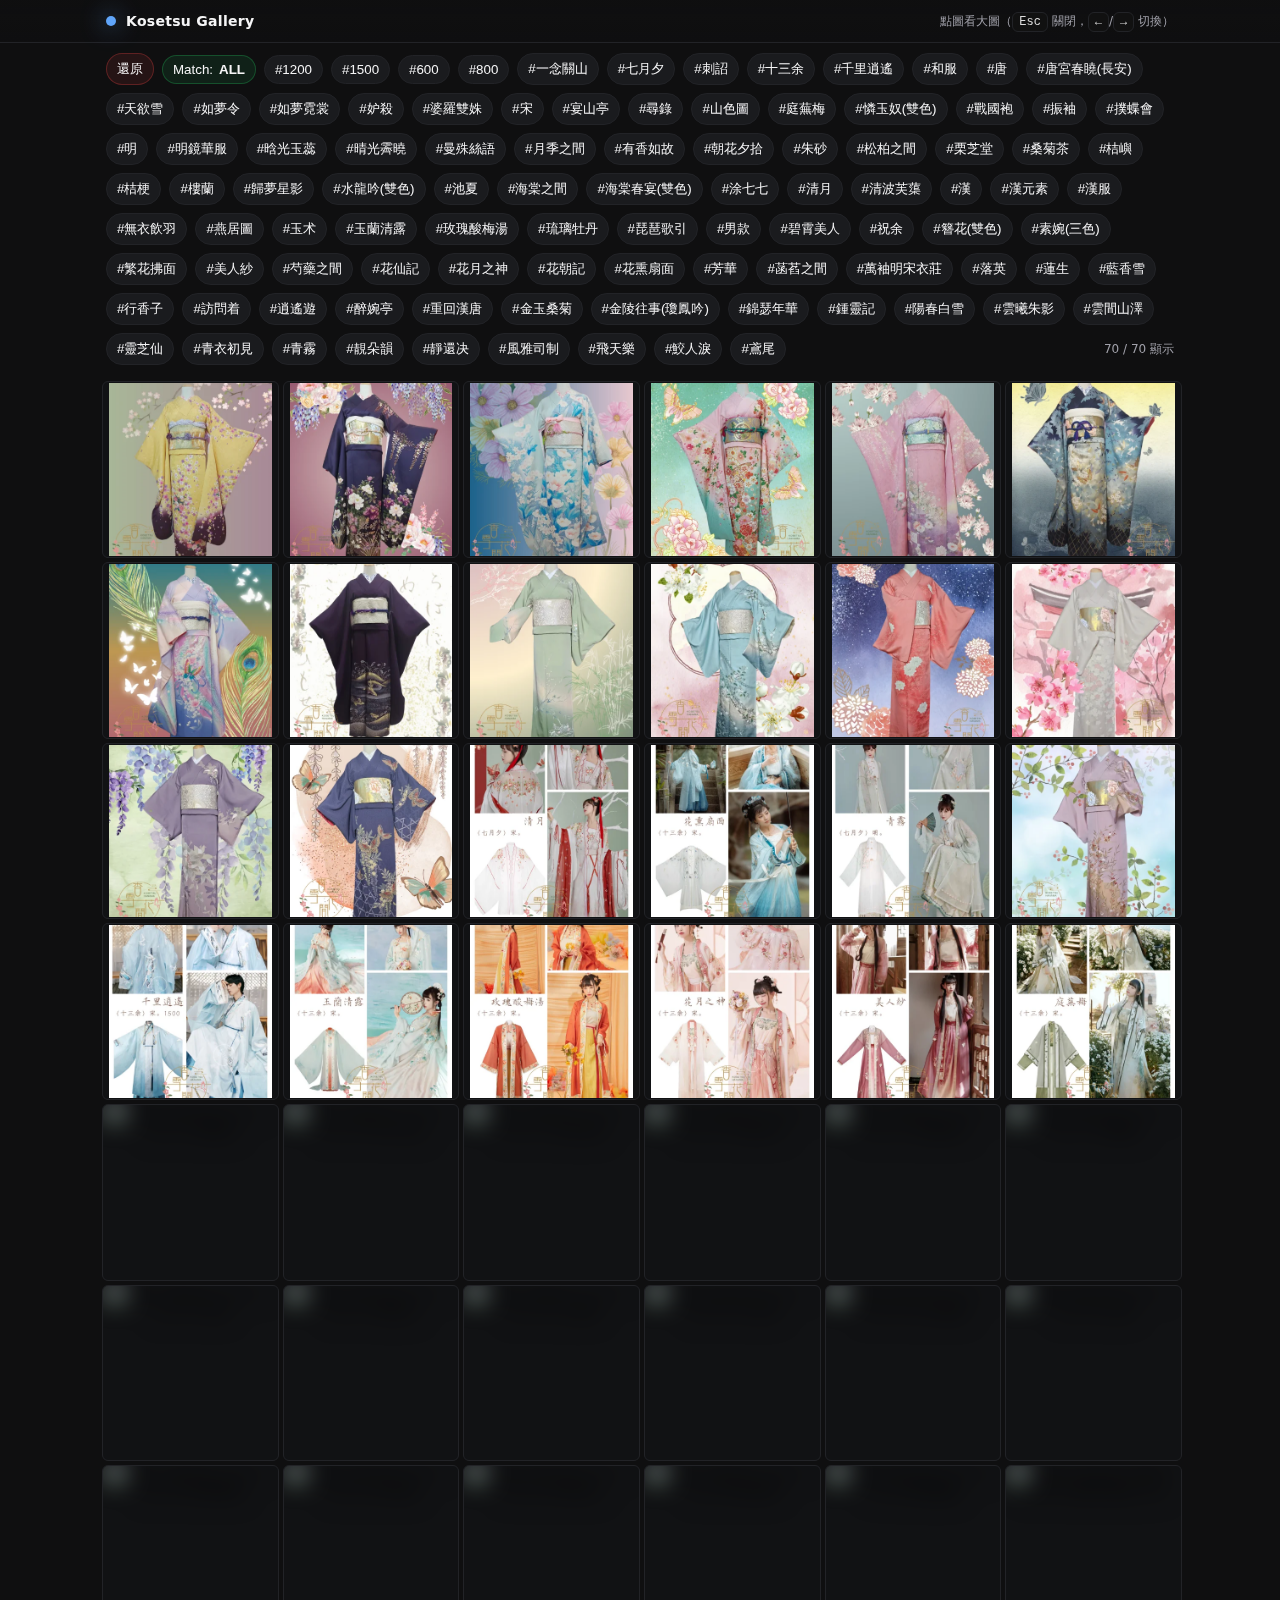
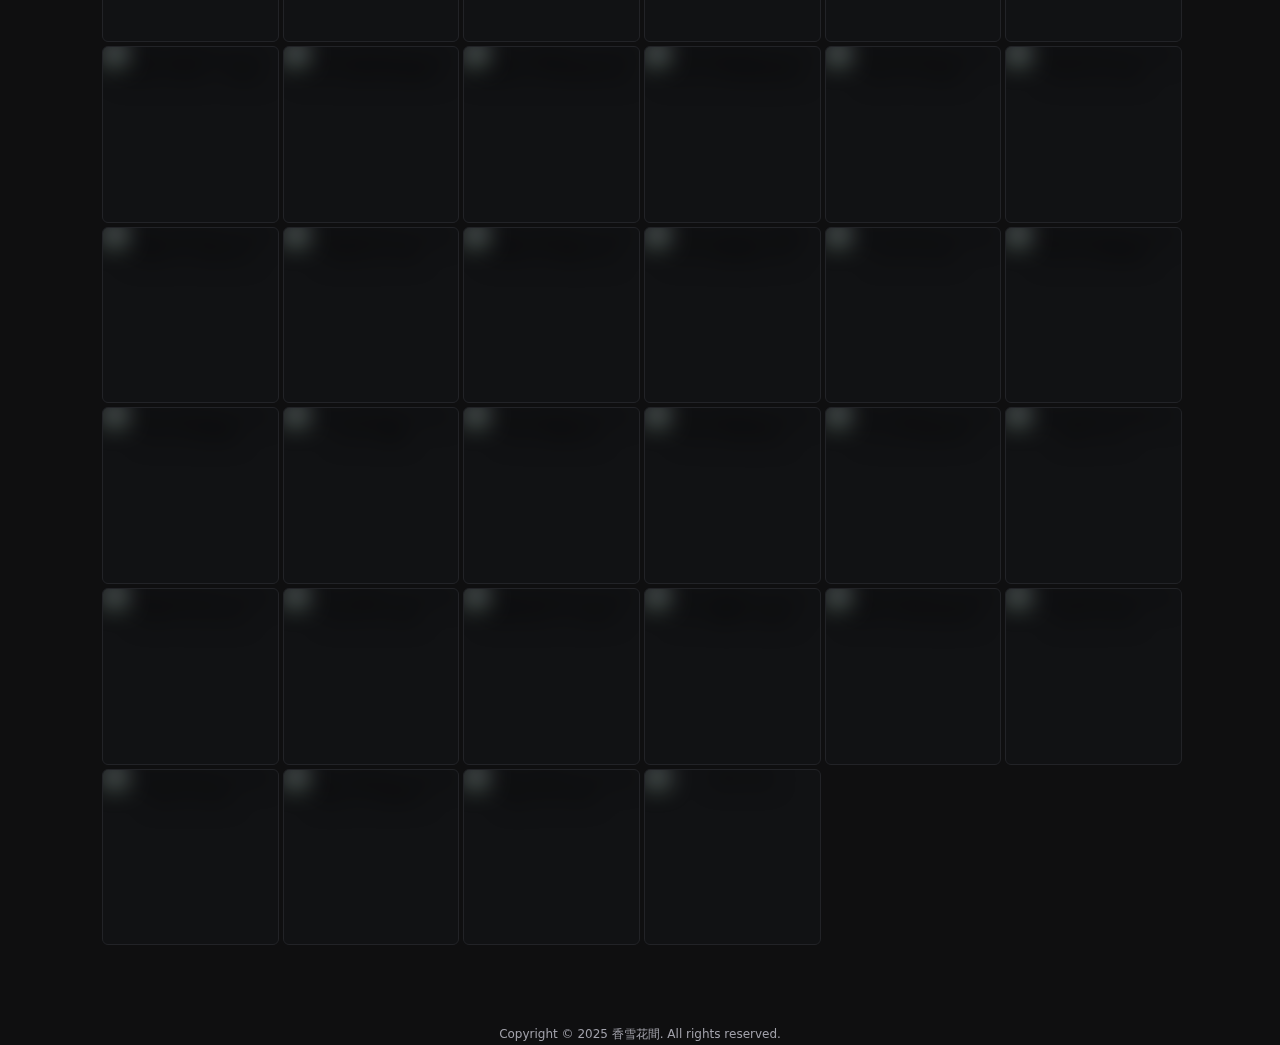
<file: index.html>
<!DOCTYPE html>
<html lang="zh-Hant">
<head>
  <meta charset="utf-8" />
  <meta name="viewport" content="width=device-width, initial-scale=1" />
  <title>Kosetsu Gallery</title>
  <meta name="description" content="A single-file, IG-style image gallery with multi-tag filtering, lazy-loading, and a floating lightbox. Perfect for GitHub Pages."/>

  <style>
    :root{
      --bg:#0f0f10;
      --card:#111214;
      --muted:#a1a1aa;
      --text:#f5f5f6;
      --chip:#1a1b1e;
      --chip-active:#2563eb;
      --accent:#60a5fa;
      --border:#222327;
      --shadow: 0 6px 24px rgba(0,0,0,.35);
    }
    *{box-sizing:border-box}
    html,body{height:100%}
    body{
      margin:0;
      background:var(--bg);
      color:var(--text);
      font:14px/1.6 system-ui, -apple-system, "Segoe UI", Roboto, "Helvetica Neue", Arial, "Noto Sans", "Apple Color Emoji","Segoe UI Emoji";
    }

    /* Top bar (simple IG-ish) */
    .topbar{
      position:sticky; top:0; z-index:50;
      background:linear-gradient(to bottom, rgba(15,15,16,.9), rgba(15,15,16,.8));
      backdrop-filter:saturate(160%) blur(6px);
      border-bottom:1px solid var(--border);
    }
    .topbar-inner{
      max-width:1100px; margin:0 auto; padding:10px 16px;
      display:flex; align-items:center; gap:12px; justify-content:space-between;
    }
    .brand{
      display:flex; align-items:center; gap:10px; font-weight:700;
      letter-spacing:.3px;
    }
    .brand .dot{ width:10px; height:10px; border-radius:999px; background:var(--accent); box-shadow:0 0 24px rgba(96,165,250,.9);}
    .hint{ color:var(--muted); font-size:12px }
    
    /* Controls */
    .controls{
      max-width:1100px; margin:10px auto 0; padding:0 16px 10px;
      display:flex; flex-wrap:wrap; gap:8px; align-items:center;
    }
    .chip{
      user-select:none; cursor:pointer; border:1px solid var(--border); background:var(--chip); color:var(--text);
      padding:6px 10px; border-radius:999px; transition:transform .06s ease, background .15s ease;
      display:inline-flex; align-items:center; gap:6px; white-space:nowrap;
    }
    .chip:hover{ transform:translateY(-1px) }
    .chip.active{ background:var(--chip-active); border-color:transparent }
    .chip[aria-pressed="true"]{ background:var(--chip-active) }
    .chip .x{ font-weight:700; opacity:.85 }
    .chip.reset{ background:#ef44441a; border-color:#ef44444a }
    .chip.mode{ background:#22c55e1a; border-color:#22c55e4a }
    .spacer{ flex:1 1 auto }
    .count{ color:var(--muted); font-size:12px}

    /* Grid */
    .grid{
      max-width:1100px; margin:6px auto 80px; padding:0 8px 0 12px; /* optical */
      display:grid; gap:4px;
      grid-template-columns:repeat(3, 1fr);
    }
    @media(min-width:640px){ .grid{ grid-template-columns:repeat(4, 1fr);} }
    @media(min-width:1024px){ .grid{ grid-template-columns:repeat(6, 1fr);} }

    .card{
      position:relative; background:var(--card); border-radius:6px; overflow:hidden;
      aspect-ratio:1/1; border:1px solid var(--border);
    }
    .card img{
      width:100%; height:100%; object-fit:cover; display:block; filter:blur(12px); transform:scale(1.02);
      transition:filter .35s ease, transform .4s ease;
    }
    .card img.ready{ filter:blur(0); transform:scale(1); }
    .card .overlay{
      position:absolute; inset:0; display:flex; align-items:center; justify-content:center;
      background:linear-gradient(to bottom, rgba(0,0,0,.0), rgba(0,0,0,.35));
      opacity:0; transition:opacity .2s ease;
      font-weight:600; letter-spacing:.3px;
    }
    .card:hover .overlay{ opacity:1 }

    /* Lightbox (floating overlay, no page change) */
    .lightbox{
      position:fixed; inset:0; z-index:100;
      display:none; align-items:center; justify-content:center;
      padding:24px;
      background:rgba(0,0,0,.75);
    }
    .lightbox.open{ display:flex; }
    .lb-inner{ position:relative; max-width:min(92vw, 1200px); max-height:86vh; display:flex; align-items:center; justify-content:center; }
    .lb-img{ max-width:100%; max-height:86vh; border-radius:10px; box-shadow:var(--shadow); border:1px solid var(--border); background:#0b0b0c; }
    .lb-info{
      position:absolute;
      left:50%;
      transform:translateX(-50%);
      bottom:8px;
      min-width:180px;
      background:rgba(17,17,18,.92);
      color:var(--muted);
      font-size:15px;
      border-radius:8px;
      padding:8px 16px 6px 16px;
      box-shadow:0 2px 12px rgba(0,0,0,.18);
      pointer-events:none;
      z-index:10;
      text-align:center;
    }
    .lb-close, .lb-prev, .lb-next{
      position:absolute; top:50%; transform:translateY(-50%);
      background:rgba(17,17,18,.9); border:1px solid var(--border);
      color:var(--text); padding:10px 12px; border-radius:10px; cursor:pointer; user-select:none;
    }
    .lb-close{ top:-10px; right:-10px; transform:none; font-size:20px; padding:8px 10px; border-radius:999px; }
    .lb-prev{ left:-46px } .lb-next{ right:-46px }
    @media(max-width:640px){ .lb-prev{ left:4px } .lb-next{ right:4px } }

    .kbd{
      font:12px/1.2 ui-monospace, SFMono-Regular, Menlo, Monaco, Consolas, "Liberation Mono", "Courier New", monospace;
      background:#111; border:1px solid var(--border); padding:2px 6px; border-radius:6px; color:#ddd;
    }

    /* Footer note */
    footer{ max-width:1100px; margin:20px auto 60px; padding:0 16px; color:var(--muted); font-size:12px; text-align: center; }
    a{ color:var(--accent); text-decoration:none }
    a:hover{ text-decoration:underline }
  </style>
</head>
<body>
  <header class="topbar">
    <div class="topbar-inner">
      <div class="brand">
        <span class="dot" aria-hidden="true"></span>
        <span>Kosetsu Gallery</span>
      </div>
      <div class="hint">
        點圖看大圖（<span class="kbd">Esc</span> 關閉，<span class="kbd">←</span>/<span class="kbd">→</span> 切換）
      </div>
    </div>
  </header>

  <section class="controls" id="controls">
    <!-- Tags (auto-generated) -->
    <button class="chip reset" id="resetBtn" title="清除所有篩選">還原</button>
    <button class="chip mode" id="modeBtn" title="切換 ALL / ANY 篩選模式">Match: <strong id="modeLabel">ALL</strong></button>
    <span class="spacer" aria-hidden="true"></span>
    <div class="count"><span id="shownCount">0</span> / <span id="totalCount">0</span> 顯示</div>
  </section>

  <main class="grid" id="grid" aria-live="polite"></main>

  <footer>
    <p>Copyright © 2025 香雪花間. All rights reserved.</p>
  </footer>

  <script>
    /* ======== 1) 你的圖片清單（示例） ========
       - thumb: 清單頁顯示的縮圖
       - full : 點擊後顯示的大圖（若沒有可與 thumb 相同）
       - tags : 多個字串標籤，用於篩選
       TODO: 換成你的實際檔案路徑
    */
    const dataString = `[{"thumb":"./images/thumbs/87ac5125-2a94-4d63-9ae4-0fc179ed0594.webp","full":"./images/full/87ac5125-2a94-4d63-9ae4-0fc179ed0594.png","tags":["和服","振袖"],"alt":""},{"thumb":"./images/thumbs/867cdbbc-9737-44f7-afef-ace0506eaa5d.webp","full":"./images/full/867cdbbc-9737-44f7-afef-ace0506eaa5d.png","tags":["和服","振袖"],"alt":""},{"thumb":"./images/thumbs/1de0e192-17cc-41d9-b746-f68d3a06add4.webp","full":"./images/full/1de0e192-17cc-41d9-b746-f68d3a06add4.png","tags":["和服","振袖"],"alt":""},{"thumb":"./images/thumbs/4afa9785-1545-44da-8a03-d400ee32c1b4.webp","full":"./images/full/4afa9785-1545-44da-8a03-d400ee32c1b4.png","tags":["和服","振袖"],"alt":""},{"thumb":"./images/thumbs/6441621a-b020-49fd-9287-2c237b6da7cb.webp","full":"./images/full/6441621a-b020-49fd-9287-2c237b6da7cb.png","tags":["和服","振袖"],"alt":""},{"thumb":"./images/thumbs/1cdcab65-940a-40a7-8557-acee8b8a8aae.webp","full":"./images/full/1cdcab65-940a-40a7-8557-acee8b8a8aae.png","tags":["和服","振袖"],"alt":""},{"thumb":"./images/thumbs/e0212b9b-4ea1-4dfe-9e03-f229d995f3c8.webp","full":"./images/full/e0212b9b-4ea1-4dfe-9e03-f229d995f3c8.png","tags":["和服","振袖"],"alt":""},{"thumb":"./images/thumbs/156e7fbf-316f-40f5-aa36-e8f213d3d62e.webp","full":"./images/full/156e7fbf-316f-40f5-aa36-e8f213d3d62e.png","tags":["和服","振袖"],"alt":""},{"thumb":"./images/thumbs/a4ebb920-f0c3-4d98-a8c0-9370ce5b8555.webp","full":"./images/full/a4ebb920-f0c3-4d98-a8c0-9370ce5b8555.png","tags":["和服"],"alt":""},{"thumb":"./images/thumbs/4b933269-e3cc-468e-b556-f6f01c4babcb.webp","full":"./images/full/4b933269-e3cc-468e-b556-f6f01c4babcb.png","tags":["和服","訪問着"],"alt":""},{"thumb":"./images/thumbs/6801261a-50d5-43ab-b602-e52135ce5a97.webp","full":"./images/full/6801261a-50d5-43ab-b602-e52135ce5a97.png","tags":["和服","訪問着"],"alt":""},{"thumb":"./images/thumbs/43a69d1e-a7cd-49e1-95c3-b0d52762ce72.webp","full":"./images/full/43a69d1e-a7cd-49e1-95c3-b0d52762ce72.png","tags":["和服","訪問着"],"alt":""},{"thumb":"./images/thumbs/57794970-8214-4ae1-bf58-c5e383c1bab2.webp","full":"./images/full/57794970-8214-4ae1-bf58-c5e383c1bab2.png","tags":["和服","訪問着"],"alt":""},{"thumb":"./images/thumbs/9fb2c8a0-4cd2-41c8-b5fd-47629a0bf524.webp","full":"./images/full/9fb2c8a0-4cd2-41c8-b5fd-47629a0bf524.png","tags":["和服","訪問着"],"alt":""},{"thumb":"./images/thumbs/6b9eecd9-985b-4b02-a7ac-bdbd7b453b2d.webp","full":"./images/full/6b9eecd9-985b-4b02-a7ac-bdbd7b453b2d.jpg","tags":["漢服","月季之間","1200","七月夕","宋","清月"],"alt":""},{"thumb":"./images/thumbs/69e3e8fc-6153-4140-ab21-b9e5b2865f5c.webp","full":"./images/full/69e3e8fc-6153-4140-ab21-b9e5b2865f5c.png","tags":["漢服","芍藥之間","1500","十三余","宋","花熏扇面"],"alt":""},{"thumb":"./images/thumbs/e3a20681-7e24-459a-84cd-179c6de5d63d.webp","full":"./images/full/e3a20681-7e24-459a-84cd-179c6de5d63d.jpg","tags":["漢服","月季之間","1200","七月夕","明","青霧"],"alt":""},{"thumb":"./images/thumbs/bd5e551a-17ca-4444-b869-664d82cea0c9.webp","full":"./images/full/bd5e551a-17ca-4444-b869-664d82cea0c9.png","tags":["和服","訪問着"],"alt":""},{"thumb":"./images/thumbs/2900c722-413c-45ec-b03e-d052ef60b2e6.webp","full":"./images/full/2900c722-413c-45ec-b03e-d052ef60b2e6.jpg","tags":["漢服","松柏之間","1500","十三余","宋","千里逍遙","男款"],"alt":""},{"thumb":"./images/thumbs/450ca45b-7640-4bb3-aaaf-c2031ad5cd13.webp","full":"./images/full/450ca45b-7640-4bb3-aaaf-c2031ad5cd13.jpg","tags":["漢服","芍藥之間","1500","十三余","宋","玉蘭清露"],"alt":""},{"thumb":"./images/thumbs/6d015e5f-1e81-4f08-add1-38eff0493ca6.webp","full":"./images/full/6d015e5f-1e81-4f08-add1-38eff0493ca6.jpg","tags":["漢服","月季之間","1200","十三余","宋","玫瑰酸梅湯"],"alt":""},{"thumb":"./images/thumbs/ab2dc86a-6dd6-49ba-90f6-c6b0da3a282a.webp","full":"./images/full/ab2dc86a-6dd6-49ba-90f6-c6b0da3a282a.jpg","tags":["漢服","月季之間","1200","十三余","宋","花月之神"],"alt":""},{"thumb":"./images/thumbs/db6f97c8-d0a0-4dc7-bb5f-c323f024afeb.webp","full":"./images/full/db6f97c8-d0a0-4dc7-bb5f-c323f024afeb.jpg","tags":["漢服","菡萏之間","800","十三余","宋","美人紗"],"alt":""},{"thumb":"./images/thumbs/bdeb7323-f623-4296-88a5-cf5f5708ce71.webp","full":"./images/full/bdeb7323-f623-4296-88a5-cf5f5708ce71.jpg","tags":["漢服","月季之間","1200","十三余","宋","庭蕪梅"],"alt":""},{"thumb":"./images/thumbs/3c15a963-f996-4c56-ab13-cd1b000f8a74.webp","full":"./images/full/3c15a963-f996-4c56-ab13-cd1b000f8a74.jpg","tags":["漢服","菡萏之間","800","十三余","宋","桑菊茶"],"alt":""},{"thumb":"./images/thumbs/76949760-cc69-439c-a9f4-d716fa79abd2.webp","full":"./images/full/76949760-cc69-439c-a9f4-d716fa79abd2.jpg","tags":["漢服","芍藥之間","1500","十三余","宋","晗光玉蕊"],"alt":""},{"thumb":"./images/thumbs/ea2131b3-e836-4e41-8914-32e2bf78e594.webp","full":"./images/full/ea2131b3-e836-4e41-8914-32e2bf78e594.jpg","tags":["漢服","月季之間","1200","十三余","宋","清波芙蕖"],"alt":""},{"thumb":"./images/thumbs/895dfb2e-5c29-47b5-83ee-20f07c4f33a5.webp","full":"./images/full/895dfb2e-5c29-47b5-83ee-20f07c4f33a5.jpg","tags":["漢服","芍藥之間","1500","十三余","宋","琵琶歌引"],"alt":""},{"thumb":"./images/thumbs/24a51146-45f8-4957-9e5e-03b34f66ba45.webp","full":"./images/full/24a51146-45f8-4957-9e5e-03b34f66ba45.jpg","tags":["漢服","月季之間","1200","十三余","宋","雲曦朱影"],"alt":""},{"thumb":"./images/thumbs/966fc396-1c3d-4652-ad3a-49398434e17b.webp","full":"./images/full/966fc396-1c3d-4652-ad3a-49398434e17b.jpg","tags":["漢服","菡萏之間","800","十三余","宋","撲蝶會"],"alt":""},{"thumb":"./images/thumbs/06118605-7d5a-4998-bd03-cb4e49747381.webp","full":"./images/full/06118605-7d5a-4998-bd03-cb4e49747381.jpg","tags":["漢服","芍藥之間","1500","十三余","宋","蓮生"],"alt":""},{"thumb":"./images/thumbs/d83e434d-6eaa-48ab-9c59-63b4537c0baf.webp","full":"./images/full/d83e434d-6eaa-48ab-9c59-63b4537c0baf.jpg","tags":["漢服","菡萏之間","800","十三余","宋","靈芝仙"],"alt":""},{"thumb":"./images/thumbs/53009226-6c0c-4471-9048-f404dedbf2fc.webp","full":"./images/full/53009226-6c0c-4471-9048-f404dedbf2fc.jpg","tags":["漢服","月季之間","1200","十三余","明","山色圖"],"alt":""},{"thumb":"./images/thumbs/8ea15e29-fb73-469f-b551-abe878b231cd.webp","full":"./images/full/8ea15e29-fb73-469f-b551-abe878b231cd.jpg","tags":["漢服","菡萏之間","800","十三余","明","天欲雪"],"alt":""},{"thumb":"./images/thumbs/7a490875-9907-4c1b-ba2d-ac586f45de91.webp","full":"./images/full/7a490875-9907-4c1b-ba2d-ac586f45de91.jpg","tags":["漢服","菡萏之間","800","十三余","明","金玉桑菊"],"alt":""},{"thumb":"./images/thumbs/1e765cc2-740f-4cb5-b298-2ba055673b1b.webp","full":"./images/full/1e765cc2-740f-4cb5-b298-2ba055673b1b.jpg","tags":["漢服","菡萏之間","800","十三余","明","落英"],"alt":""},{"thumb":"./images/thumbs/1bddeb58-e637-4540-87bf-5838559fea71.webp","full":"./images/full/1bddeb58-e637-4540-87bf-5838559fea71.jpg","tags":["漢服","月季之間","1200","十三余","明","歸夢星影"],"alt":""},{"thumb":"./images/thumbs/655323a8-db70-4b9a-bba4-1a6b1c6df526.webp","full":"./images/full/655323a8-db70-4b9a-bba4-1a6b1c6df526.jpg","tags":["漢服","菡萏之間","800","十三余","唐","飛天樂"],"alt":""},{"thumb":"./images/thumbs/bdad3f17-c77d-4db9-88af-6de20a8a06ad.webp","full":"./images/full/bdad3f17-c77d-4db9-88af-6de20a8a06ad.jpg","tags":["漢服","菡萏之間","800","十三余","唐","碧霄美人"],"alt":""},{"thumb":"./images/thumbs/a0f8f248-c7d4-45c2-8e92-aa767c915510.webp","full":"./images/full/a0f8f248-c7d4-45c2-8e92-aa767c915510.jpg","tags":["漢服","芍藥之間","1500","十三余","漢","藍香雪"],"alt":""},{"thumb":"./images/thumbs/0a421d3d-04fc-403d-a963-eaff9f63533f.webp","full":"./images/full/0a421d3d-04fc-403d-a963-eaff9f63533f.jpg","tags":["漢服","海棠之間","600","玉术","唐","繁花拂面"],"alt":""},{"thumb":"./images/thumbs/323fc9e1-6021-457b-81cc-e0709f782a26.webp","full":"./images/full/323fc9e1-6021-457b-81cc-e0709f782a26.jpg","tags":["漢服","松柏之間","如夢霓裳","明","水龍吟(雙色)","800"],"alt":""},{"thumb":"./images/thumbs/37b1a9f8-c7a0-4c20-b6b2-d054058b21a7.webp","full":"./images/full/37b1a9f8-c7a0-4c20-b6b2-d054058b21a7.jpg","tags":["漢服","菡萏之間","800","有香如故","漢元素","一念關山"],"alt":""},{"thumb":"./images/thumbs/6d67fa43-a6ac-4da3-936a-bb2982494928.webp","full":"./images/full/6d67fa43-a6ac-4da3-936a-bb2982494928.jpg","tags":["漢服","菡萏之間","800","池夏","明","金陵往事(瓊鳳吟)"],"alt":""},{"thumb":"./images/thumbs/d84a8054-546b-408c-8559-76c4cce2dea9.webp","full":"./images/full/d84a8054-546b-408c-8559-76c4cce2dea9.jpg","tags":["漢服","芍藥之間","1500","明鏡華服","唐","唐宮春䁱(長安)"],"alt":""},{"thumb":"./images/thumbs/0e96f845-5de6-4a73-9bb7-354e1b68c698.webp","full":"./images/full/0e96f845-5de6-4a73-9bb7-354e1b68c698.jpg","tags":["漢服","海棠之間","600","花仙記","唐","海棠春宴(雙色)"],"alt":""},{"thumb":"./images/thumbs/35c1a078-abcb-4483-9b3d-a770a6750583.webp","full":"./images/full/35c1a078-abcb-4483-9b3d-a770a6750583.jpg","tags":["漢服","海棠之間","600","花朝記","明","燕居圖"],"alt":""},{"thumb":"./images/thumbs/27bf511b-3337-421a-a776-4c2b587ef0bd.webp","full":"./images/full/27bf511b-3337-421a-a776-4c2b587ef0bd.jpg","tags":["漢服","海棠之間","600","青衣初見","唐","桔梗"],"alt":""},{"thumb":"./images/thumbs/a9017b82-9d37-40c3-9c09-125f0723271d.webp","full":"./images/full/a9017b82-9d37-40c3-9c09-125f0723271d.jpg","tags":["漢服","菡萏之間","800","重回漢唐","宋","朝花夕拾"],"alt":""},{"thumb":"./images/thumbs/a82b6729-a1f9-452a-a3c7-d600ca70a442.webp","full":"./images/full/a82b6729-a1f9-452a-a3c7-d600ca70a442.jpg","tags":["漢服","海棠之間","600","重回漢唐","唐","芳華"],"alt":""},{"thumb":"./images/thumbs/4a298bf8-a2c7-4df3-8275-19775a0b1411.webp","full":"./images/full/4a298bf8-a2c7-4df3-8275-19775a0b1411.jpg","tags":["漢服","海棠之間","600","重回漢唐","唐","素婉(三色)"],"alt":""},{"thumb":"./images/thumbs/81bbee34-b070-4d0b-8d55-a08f6c3d9fcb.webp","full":"./images/full/81bbee34-b070-4d0b-8d55-a08f6c3d9fcb.jpg","tags":["漢服","松柏之間","風雅司制","宋","曼殊絲語","600"],"alt":""},{"thumb":"./images/thumbs/3102fab5-b263-41ca-b949-5512eb1c9b40.webp","full":"./images/full/3102fab5-b263-41ca-b949-5512eb1c9b40.jpg","tags":["漢服","海棠之間","600","宴山亭","唐","朱砂"],"alt":""},{"thumb":"./images/thumbs/7cfa6bdc-11b3-4a81-817d-b82669edbdae.webp","full":"./images/full/7cfa6bdc-11b3-4a81-817d-b82669edbdae.jpg","tags":["漢服","菡萏之間","800","栗芝堂","唐","婆羅雙姝"],"alt":""},{"thumb":"./images/thumbs/63721ff9-a903-43bb-a210-818816bb5181.webp","full":"./images/full/63721ff9-a903-43bb-a210-818816bb5181.jpg","tags":["漢服","海棠之間","600","桔嶼","宋","晴光霽曉"],"alt":""},{"thumb":"./images/thumbs/4ef792c9-5b0a-4706-ab76-54210b289f60.webp","full":"./images/full/4ef792c9-5b0a-4706-ab76-54210b289f60.jpg","tags":["漢服","海棠之間","600","桔嶼","明","樓蘭"],"alt":""},{"thumb":"./images/thumbs/248dc104-7411-4b49-a26b-770330df874d.webp","full":"./images/full/248dc104-7411-4b49-a26b-770330df874d.jpg","tags":["漢服","海棠之間","600","桔嶼","唐","陽春白雪"],"alt":""},{"thumb":"./images/thumbs/e8c9f9ad-94df-405f-a286-11a737f5f8ac.webp","full":"./images/full/e8c9f9ad-94df-405f-a286-11a737f5f8ac.jpg","tags":["漢服","海棠之間","600","桔嶼","唐","簪花(雙色)"],"alt":""},{"thumb":"./images/thumbs/14a5e466-af1d-4ead-b1b0-65068097e96b.webp","full":"./images/full/14a5e466-af1d-4ead-b1b0-65068097e96b.jpg","tags":["漢服","芍藥之間","1500","涂七七","唐","錦瑟年華"],"alt":""},{"thumb":"./images/thumbs/e0930625-0c11-48e6-9efb-8965a94eceda.webp","full":"./images/full/e0930625-0c11-48e6-9efb-8965a94eceda.jpg","tags":["漢服","松柏之間","尋錄","明","刺詔","1200"],"alt":""},{"thumb":"./images/thumbs/83f59e34-05cf-46ae-aa5a-36bba6ef8dd1.webp","full":"./images/full/83f59e34-05cf-46ae-aa5a-36bba6ef8dd1.jpg","tags":["漢服","菡萏之間","800","無衣飲羽","唐","鮫人淚"],"alt":""},{"thumb":"./images/thumbs/b49baaaf-991e-46f3-9133-56f7ff1c3859.webp","full":"./images/full/b49baaaf-991e-46f3-9133-56f7ff1c3859.jpg","tags":["漢服","芍藥之間","1500","雲間山澤","唐","鳶尾"],"alt":""},{"thumb":"./images/thumbs/6d99c2cb-5740-42bf-b26f-c56ef5d5f605.webp","full":"./images/full/6d99c2cb-5740-42bf-b26f-c56ef5d5f605.jpg","tags":["漢服","菡萏之間","800","萬袖明宋衣莊","宋","如夢令"],"alt":""},{"thumb":"./images/thumbs/bb42fc4a-a563-4422-bfc4-6d13be5faa72.webp","full":"./images/full/bb42fc4a-a563-4422-bfc4-6d13be5faa72.jpg","tags":["漢服","月季之間","1200","七月夕","戰國袍","逍遙遊"],"alt":""},{"thumb":"./images/thumbs/b307c711-841b-4a87-b708-18d8a43ca77c.webp","full":"./images/full/b307c711-841b-4a87-b708-18d8a43ca77c.jpg","tags":["漢服","海棠之間","600","醉婉亭","唐","憐玉奴(雙色)"],"alt":""},{"thumb":"./images/thumbs/f9bb3732-b647-4836-abf8-f672a2979e09.webp","full":"./images/full/f9bb3732-b647-4836-abf8-f672a2979e09.jpg","tags":["漢服","海棠之間","600","靚朵韻","唐","妒殺"],"alt":""},{"thumb":"./images/thumbs/daebe82b-8b1e-4e6f-8440-4b8de40d5792.webp","full":"./images/full/daebe82b-8b1e-4e6f-8440-4b8de40d5792.jpg","tags":["漢服","海棠之間","600","靜還决","漢","祝余"],"alt":""},{"thumb":"./images/thumbs/65df7bc6-21aa-4326-be00-41db53994427.webp","full":"./images/full/65df7bc6-21aa-4326-be00-41db53994427.jpg","tags":["漢服","芍藥之間","1500","鍾靈記","宋","琉璃牡丹"],"alt":""},{"thumb":"./images/thumbs/6d17c05d-fc99-464d-9482-4034c690d698.webp","full":"./images/full/6d17c05d-fc99-464d-9482-4034c690d698.jpg","tags":["漢服","芍藥之間","1500","鍾靈記","明","行香子"],"alt":""},{"thumb":"./images/thumbs/fff2857e-b7b3-4320-8459-9efb4add0305.webp","full":"./images/full/fff2857e-b7b3-4320-8459-9efb4add0305.png","tags":["和服","振袖"],"alt":""}]`;
    const IMAGES = JSON.parse(dataString);

    /* ======== 2) 衍生所有標籤，建立篩選器 ======== */
    const allTags = Array.from(
      IMAGES.reduce((set, img) => { (img.tags||[]).forEach(t => set.add(t)); return set; }, new Set())
    ).sort((a,b)=> a.localeCompare(b));
    const selected = new Set();           // 當前選取的 tags
    let matchAll = true;                  // true=ALL(且), false=ANY(或)

    const grid = document.getElementById('grid');
    const controls = document.getElementById('controls');
    const resetBtn = document.getElementById('resetBtn');
    const modeBtn  = document.getElementById('modeBtn');
    const modeLabel= document.getElementById('modeLabel');
    const shownCountEl = document.getElementById('shownCount');
    const totalCountEl = document.getElementById('totalCount');

    function makeChip(tag){
      const btn = document.createElement('button');
      btn.className='chip';
      btn.type='button';
      btn.textContent = `#${tag}`;
      btn.setAttribute('aria-pressed','false');
      btn.dataset.tag=tag;
      btn.addEventListener('click', ()=>{
        if(selected.has(tag)){ selected.delete(tag); btn.setAttribute('aria-pressed','false'); btn.classList.remove('active');}
        else { selected.add(tag); btn.setAttribute('aria-pressed','true'); btn.classList.add('active');}
        updateFilter();
      });
      return btn;
    }

    // 插入 tags chips（reset/mode 按鈕右邊）
    const frag = document.createDocumentFragment();
    allTags.forEach(t => frag.appendChild(makeChip(t)));
    controls.insertBefore(frag, controls.querySelector('.spacer'));

    // 切換 ALL/ANY 模式
    modeBtn.addEventListener('click', ()=>{
      matchAll = !matchAll;
      modeLabel.textContent = matchAll ? 'ALL' : 'ANY';
      updateFilter();
    });

    // 還原
    resetBtn.addEventListener('click', ()=>{
      selected.clear();
      document.querySelectorAll('.chip[aria-pressed]').forEach(el => { el.setAttribute('aria-pressed','false'); el.classList.remove('active'); });
      if(!matchAll){ matchAll=true; modeLabel.textContent='ALL'; }
      updateFilter();
    });

    /* ======== 3) 建立卡片（IG-style 方形） ======== */
    const cards = IMAGES.map((img, idx)=>{
      const card = document.createElement('button');
      card.type='button';
      card.className='card';
      card.dataset.tags=(img.tags||[]).join(',');
      card.dataset.index=String(idx);
      const image = document.createElement('img');
      image.alt = img.alt || (img.tags||[]).join(', ') || 'photo';
      image.loading='lazy';
      image.decoding='async';
      image.dataset.src = img.thumb || img.full; // lazy src
      card.appendChild(image);

      const ov = document.createElement('div');
      ov.className='overlay';
      ov.textContent='點擊放大';
      card.appendChild(ov);

      card.addEventListener('click', ()=> openLightbox(idx));
      return card;
    });
    grid.append(...cards);
    totalCountEl.textContent = String(cards.length);

    /* ======== 4) 檢視過濾 ======== */
    function isMatch(tagsCsv){
      if(selected.size === 0) return true;
      const tags = tagsCsv ? tagsCsv.split(',') : [];
      if(matchAll){
        for(const s of selected){ if(!tags.includes(s)) return false; }
        return true;
      }else{
        for(const s of selected){ if(tags.includes(s)) return true; }
        return false;
      }
    }
    function updateFilter(){
      let shown=0;
      for(const c of cards){
        const ok = isMatch(c.dataset.tags);
        c.style.display = ok ? '' : 'none';
        if(ok) shown++;
      }
      shownCountEl.textContent = String(shown);
    }
    updateFilter();

    /* ======== 5) Lazy load + blur-up ======== */
    const io = new IntersectionObserver((entries)=>{
      for(const e of entries){
        if(e.isIntersecting){
          const img = e.target;
          const src = img.dataset.src;
          if(src && !img.dataset.loaded){
            img.src = src;
            img.addEventListener('load', ()=>{
              img.classList.add('ready');
              img.dataset.loaded='1';
            }, {once:true});
          }
          io.unobserve(img);
        }
      }
    }, { rootMargin:'200px 0px' });
    document.querySelectorAll('.card img').forEach(img => io.observe(img));

    /* ======== 6) Lightbox（浮層，不跳頁） ======== */
    let lbIndex = -1;
    const lb = document.createElement('div');
    lb.className='lightbox'; lb.setAttribute('role','dialog'); lb.setAttribute('aria-modal','true');
    lb.innerHTML = `
      <div class="lb-inner">
        <img class="lb-img" alt="">
        <div class="lb-info" style="margin-top:16px; text-align:center; color:var(--muted); font-size:15px;"></div>
        <button class="lb-close" title="關閉">✕</button>
        <button class="lb-prev" title="上一張">⟨</button>
        <button class="lb-next" title="下一張">⟩</button>
      </div>`;
    document.body.appendChild(lb);
    const lbImg = lb.querySelector('.lb-img');
    const lbInfo = lb.querySelector('.lb-info');
    const btnClose = lb.querySelector('.lb-close');
    const btnPrev = lb.querySelector('.lb-prev');
    const btnNext = lb.querySelector('.lb-next');

    function showIndex(i){
      lbIndex = (i + IMAGES.length) % IMAGES.length;
      const item = IMAGES[lbIndex];
      lbImg.src = item.full || item.thumb;
      lbImg.alt = item.alt || (item.tags||[]).join(', ');
      // 顯示替代文字和標籤
      let tags = (item.tags && item.tags.length) ? item.tags.map(t=>`<span style='background:var(--chip);color:var(--text);border-radius:8px;padding:2px 8px;margin:0 2px;'>#${t}</span>`).join('') : '<span style="color:var(--muted);">無標籤</span>';
      let alt = item.alt ? `<span style='font-weight:500;'>${item.alt}</span>` : '<span style="color:var(--muted);">無替代文字</span>';
      lbInfo.innerHTML = `${alt}<br>${tags}`;
    }
    function openLightbox(i){
      showIndex(i);
      lb.classList.add('open');
      document.body.style.overflow='hidden';
    }
    function closeLightbox(){
      lb.classList.remove('open');
      document.body.style.overflow='';
      lbImg.src='';
    }
    function prev(){ showIndex(lbIndex-1) }
    function next(){ showIndex(lbIndex+1) }

    btnClose.addEventListener('click', closeLightbox);
    btnPrev.addEventListener('click', prev);
    btnNext.addEventListener('click', next);
    lb.addEventListener('click', (e)=>{ if(e.target === lb) closeLightbox(); });

    document.addEventListener('keydown', (e)=>{
      if(!lb.classList.contains('open')) return;
      if(e.key === 'Escape') closeLightbox();
      else if(e.key === 'ArrowLeft') prev();
      else if(e.key === 'ArrowRight') next();
    });
  </script>
</body>
</html>
</file>
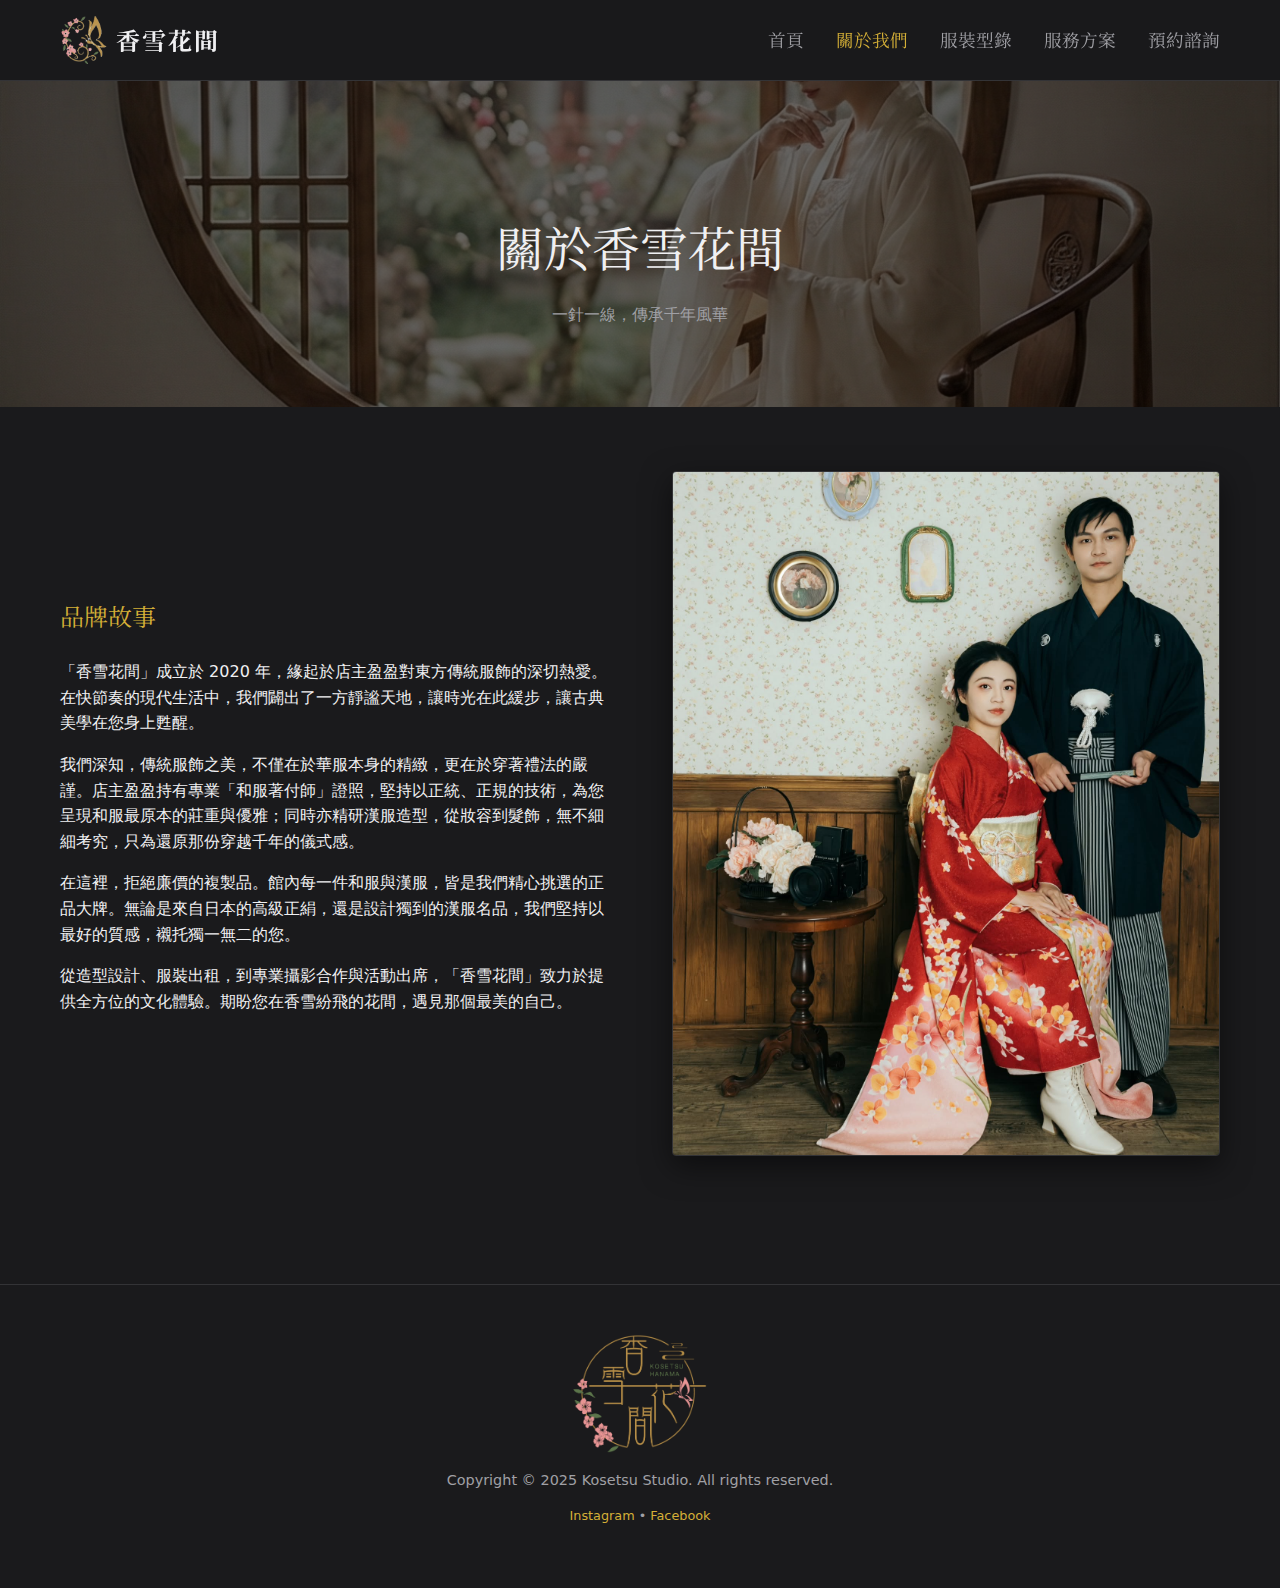
<file: about.html>
<!DOCTYPE html>
<html lang="zh-Hant">

<head>
    <meta charset="UTF-8">
    <meta name="viewport" content="width=device-width, initial-scale=1.0">
    <title>關於我們 | 香雪花間</title>
    <link href="https://fonts.googleapis.com/css2?family=Noto+Serif+SC:wght@300;500;700&display=swap" rel="stylesheet">
    <link rel="stylesheet" href="css/style.css">
    <style>
        .page-header {
            background: linear-gradient(rgba(0, 0, 0, 0.6), rgba(0, 0, 0, 0.6)), url('img/bg01.png') center/cover;
            padding: 8rem 0 4rem;
            text-align: center;
        }

        .page-header h1 {
            font-size: 3rem;
            margin-bottom: 1rem;
        }

        .content-section {
            padding: 4rem 0;
        }

        .story-grid {
            display: grid;
            grid-template-columns: 1fr 1fr;
            gap: 4rem;
            align-items: center;
        }

        @media(max-width: 768px) {
            .story-grid {
                grid-template-columns: 1fr;
            }
        }

        .story-img {
            border-radius: 4px;
            box-shadow: 0 10px 30px rgba(0, 0, 0, 0.5);
            border: 1px solid var(--border);
        }
    </style>
</head>

<body>

    <header class="page-header">
        <div class="container">
            <h1>關於香雪花間</h1>
            <p style="color:var(--text-muted);">一針一線，傳承千年風華</p>
        </div>
    </header>

    <section class="content-section">
        <div class="container">
            <div class="story-grid">
                <div>
                    <h2 style="color:var(--accent); margin-bottom:1.5rem;">品牌故事</h2>
                    <p style="margin-bottom:1rem;">「香雪花間」成立於 2020
                        年，緣起於店主盈盈對東方傳統服飾的深切熱愛。在快節奏的現代生活中，我們闢出了一方靜謐天地，讓時光在此緩步，讓古典美學在您身上甦醒。</p>
                    <p style="margin-bottom:1rem;">
                        我們深知，傳統服飾之美，不僅在於華服本身的精緻，更在於穿著禮法的嚴謹。店主盈盈持有專業「和服著付師」證照，堅持以正統、正規的技術，為您呈現和服最原本的莊重與優雅；同時亦精研漢服造型，從妝容到髮飾，無不細細考究，只為還原那份穿越千年的儀式感。
                    </p>
                    <p>在這裡，拒絕廉價的複製品。館內每一件和服與漢服，皆是我們精心挑選的正品大牌。無論是來自日本的高級正絹，還是設計獨到的漢服名品，我們堅持以最好的質感，襯托獨一無二的您。</p>
                    <p>從造型設計、服裝出租，到專業攝影合作與活動出席，「香雪花間」致力於提供全方位的文化體驗。期盼您在香雪紛飛的花間，遇見那個最美的自己。</p>
                </div>
                <img src="img/ig_photo_01.jpeg" alt="漢服展示" class="story-img">
            </div>
        </div>
    </section>

    <script src="js/main.js"></script>
</body>

</html>
</file>
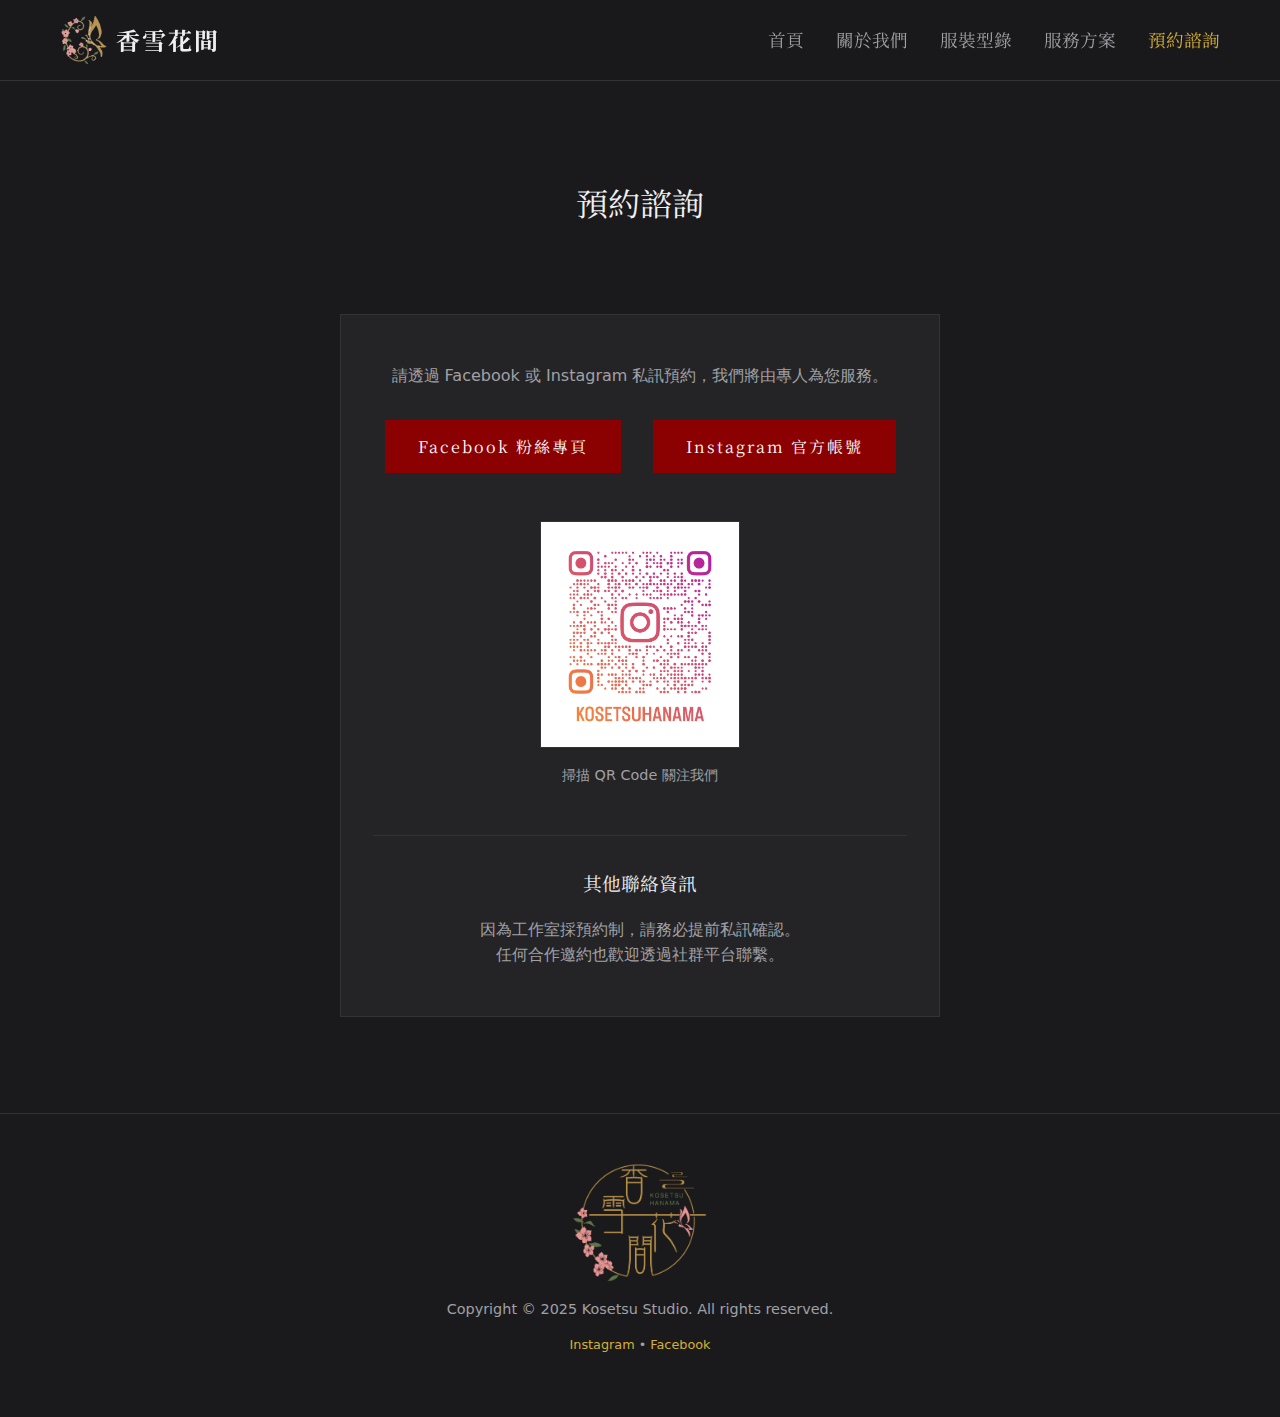
<file: contact.html>
<!DOCTYPE html>
<html lang="zh-Hant">

<head>
    <meta charset="UTF-8">
    <meta name="viewport" content="width=device-width, initial-scale=1.0">
    <title>預約諮詢 | 香雪花間</title>
    <link href="https://fonts.googleapis.com/css2?family=Noto+Serif+SC:wght@300;500;700&display=swap" rel="stylesheet">
    <link rel="stylesheet" href="css/style.css">
    <style>
        .page-header {
            padding: 6rem 0 2rem;
            text-align: center;
        }

        .form-container {
            max-width: 600px;
            margin: 2rem auto 6rem;
            background: var(--bg-secondary);
            padding: 2rem;
            border: 1px solid var(--border);
        }

        .form-group {
            margin-bottom: 1.5rem;
        }

        .form-label {
            display: block;
            margin-bottom: 0.5rem;
            color: var(--text);
        }

        .form-input,
        .form-textarea {
            width: 100%;
            padding: 0.8rem;
            background: var(--bg);
            border: 1px solid var(--border);
            color: var(--text);
            border-radius: 4px;
        }

        .form-input:focus,
        .form-textarea:focus {
            outline: none;
            border-color: var(--accent);
        }
    </style>
</head>

<body>

    <header class="page-header">
        <div class="container">
            <h1>預約諮詢</h1>
        </div>
    </header>

    <div class="container">
        <div class="form-container" style="text-align: center;">
            <p style="margin-bottom: 2rem; color: var(--text-muted);">
                請透過 Facebook 或 Instagram 私訊預約，我們將由專人為您服務。
            </p>

            <div style="display: flex; justify-content: center; gap: 2rem; margin-bottom: 3rem; flex-wrap: wrap;">
                <a href="https://www.facebook.com/kosetsuhanama" target="_blank" class="btn btn-primary">
                    Facebook 粉絲專頁
                </a>
                <a href="https://www.instagram.com/kosetsuhanama/" target="_blank" class="btn btn-primary">
                    Instagram 官方帳號
                </a>
            </div>

            <div style="margin-bottom: 2rem;">
                <img src="kosetsuhanama_qr.png" alt="Scan QR Code"
                    style="max-width: 200px; margin: 0 auto; border: 1px solid var(--border); padding: 10px; background: #fff;">
                <p style="margin-top: 1rem; font-size: 0.9rem; color: var(--text-muted);">掃描 QR Code 關注我們</p>
            </div>

            <div style="margin-top: 3rem; padding-top: 2rem; border-top: 1px solid var(--border);">
                <h3>其他聯絡資訊</h3>
                <p style="color:var(--text-muted); margin-top: 1rem;">
                    因為工作室採預約制，請務必提前私訊確認。<br>
                    任何合作邀約也歡迎透過社群平台聯繫。
                </p>
            </div>
        </div>
    </div>

    <script type="module" src="js/boot.js"></script>
</body>

</html>
</file>
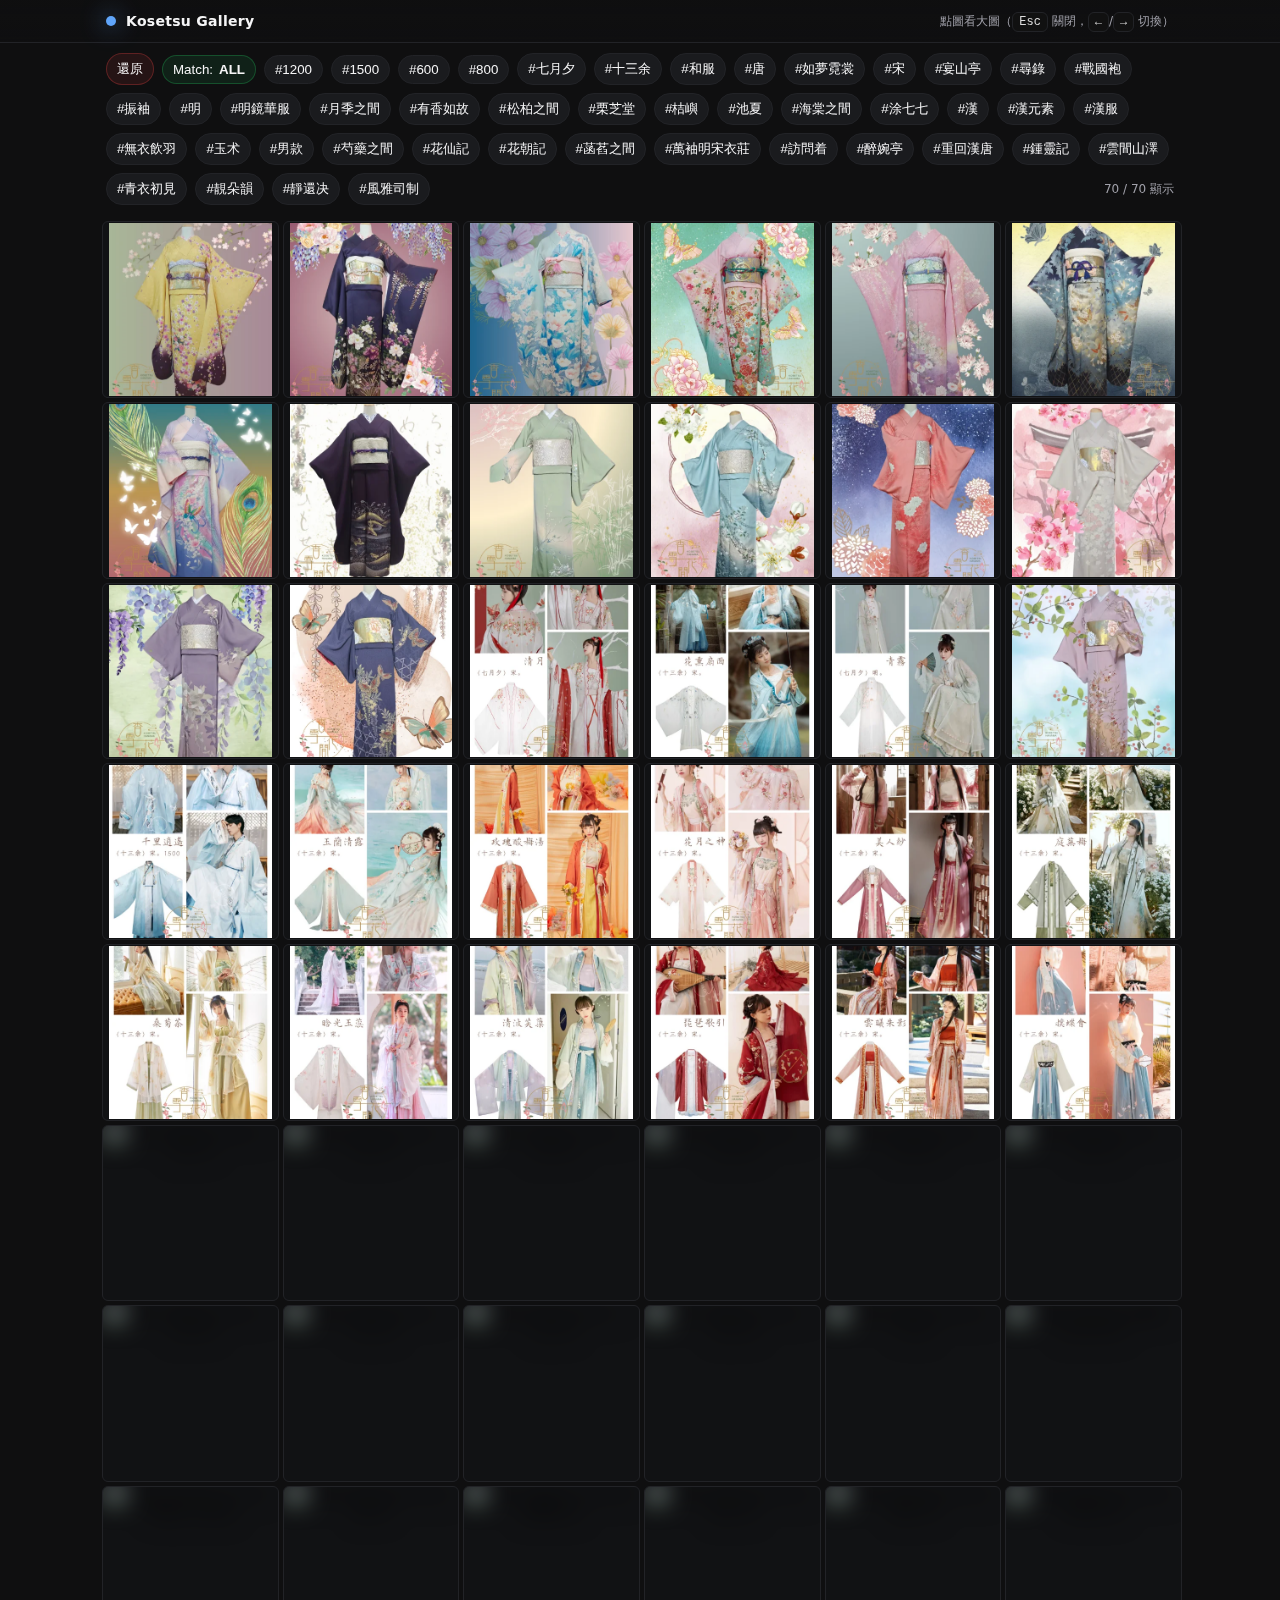
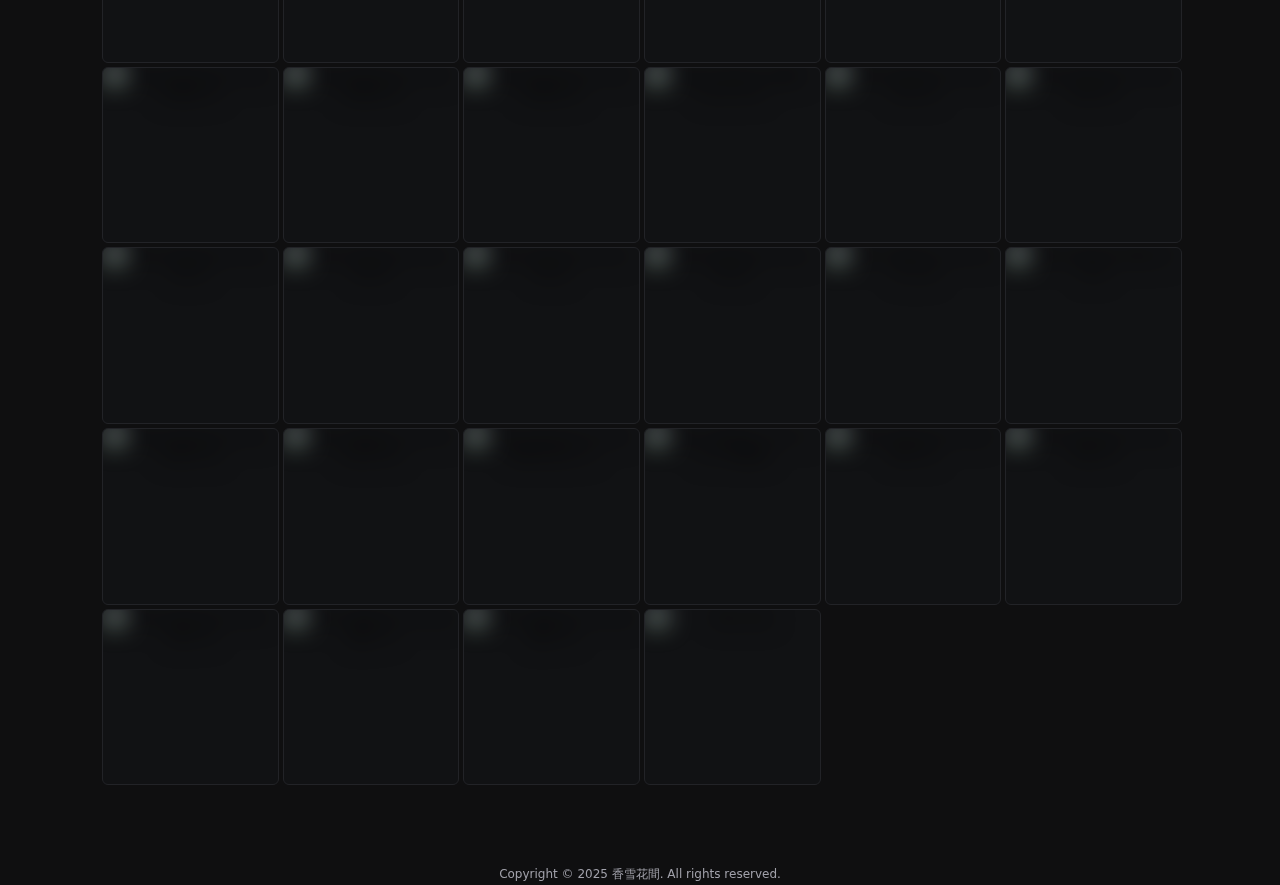
<file: index-old.html>
<!DOCTYPE html>
<html lang="zh-Hant">
<head>
  <meta charset="utf-8" />
  <meta name="viewport" content="width=device-width, initial-scale=1" />
  <title>Kosetsu Gallery</title>
  <meta name="description" content="A single-file, IG-style image gallery with multi-tag filtering, lazy-loading, and a floating lightbox. Perfect for GitHub Pages."/>

  <style>
    :root{
      --bg:#0f0f10;
      --card:#111214;
      --muted:#a1a1aa;
      --text:#f5f5f6;
      --chip:#1a1b1e;
      --chip-active:#2563eb;
      --accent:#60a5fa;
      --border:#222327;
      --shadow: 0 6px 24px rgba(0,0,0,.35);
    }
    *{box-sizing:border-box}
    html,body{height:100%}
    body{
      margin:0;
      background:var(--bg);
      color:var(--text);
      font:14px/1.6 system-ui, -apple-system, "Segoe UI", Roboto, "Helvetica Neue", Arial, "Noto Sans", "Apple Color Emoji","Segoe UI Emoji";
    }

    /* Top bar (simple IG-ish) */
    .topbar{
      position:sticky; top:0; z-index:50;
      background:linear-gradient(to bottom, rgba(15,15,16,.9), rgba(15,15,16,.8));
      backdrop-filter:saturate(160%) blur(6px);
      border-bottom:1px solid var(--border);
    }
    .topbar-inner{
      max-width:1100px; margin:0 auto; padding:10px 16px;
      display:flex; align-items:center; gap:12px; justify-content:space-between;
    }
    .brand{
      display:flex; align-items:center; gap:10px; font-weight:700;
      letter-spacing:.3px;
    }
    .brand .dot{ width:10px; height:10px; border-radius:999px; background:var(--accent); box-shadow:0 0 24px rgba(96,165,250,.9);}
    .hint{ color:var(--muted); font-size:12px }
    
    /* Controls */
    .controls{
      max-width:1100px; margin:10px auto 0; padding:0 16px 10px;
      display:flex; flex-wrap:wrap; gap:8px; align-items:center;
    }
    .chip{
      user-select:none; cursor:pointer; border:1px solid var(--border); background:var(--chip); color:var(--text);
      padding:6px 10px; border-radius:999px; transition:transform .06s ease, background .15s ease;
      display:inline-flex; align-items:center; gap:6px; white-space:nowrap;
    }
    .chip:hover{ transform:translateY(-1px) }
    .chip.active{ background:var(--chip-active); border-color:transparent }
    .chip[aria-pressed="true"]{ background:var(--chip-active) }
    .chip .x{ font-weight:700; opacity:.85 }
    .chip.reset{ background:#ef44441a; border-color:#ef44444a }
    .chip.mode{ background:#22c55e1a; border-color:#22c55e4a }
    .spacer{ flex:1 1 auto }
    .count{ color:var(--muted); font-size:12px}

    /* Grid */
    .grid{
      max-width:1100px; margin:6px auto 80px; padding:0 8px 0 12px; /* optical */
      display:grid; gap:4px;
      grid-template-columns:repeat(3, 1fr);
    }
    @media(min-width:640px){ .grid{ grid-template-columns:repeat(4, 1fr);} }
    @media(min-width:1024px){ .grid{ grid-template-columns:repeat(6, 1fr);} }

    .card{
      position:relative; background:var(--card); border-radius:6px; overflow:hidden;
      aspect-ratio:1/1; border:1px solid var(--border);
    }
    .card img{
      width:100%; height:100%; object-fit:cover; display:block; filter:blur(12px); transform:scale(1.02);
      transition:filter .35s ease, transform .4s ease;
    }
    .card img.ready{ filter:blur(0); transform:scale(1); }
    .card .overlay{
      position:absolute; inset:0; display:flex; align-items:center; justify-content:center;
      background:linear-gradient(to bottom, rgba(0,0,0,.0), rgba(0,0,0,.35));
      opacity:0; transition:opacity .2s ease;
      font-weight:600; letter-spacing:.3px;
    }
    .card:hover .overlay{ opacity:1 }

    /* Lightbox (floating overlay, no page change) */
    .lightbox{
      position:fixed; inset:0; z-index:100;
      display:none; align-items:center; justify-content:center;
      padding:24px;
      background:rgba(0,0,0,.75);
    }
    .lightbox.open{ display:flex; }
    .lb-inner{ position:relative; max-width:min(92vw, 1200px); max-height:86vh; display:flex; align-items:center; justify-content:center; }
    .lb-img{ max-width:100%; max-height:86vh; border-radius:10px; box-shadow:var(--shadow); border:1px solid var(--border); background:#0b0b0c; }
    .lb-info{
      position:absolute;
      left:50%;
      transform:translateX(-50%);
      bottom:8px;
      min-width:180px;
      background:rgba(17,17,18,.92);
      color:var(--muted);
      font-size:15px;
      border-radius:8px;
      padding:8px 16px 6px 16px;
      box-shadow:0 2px 12px rgba(0,0,0,.18);
      pointer-events:none;
      z-index:10;
      text-align:center;
    }
    .lb-close, .lb-prev, .lb-next{
      position:absolute; top:50%; transform:translateY(-50%);
      background:rgba(17,17,18,.9); border:1px solid var(--border);
      color:var(--text); padding:10px 12px; border-radius:10px; cursor:pointer; user-select:none;
    }
    .lb-close{ top:-10px; right:-10px; transform:none; font-size:20px; padding:8px 10px; border-radius:999px; }
    .lb-prev{ left:-46px } .lb-next{ right:-46px }
    @media(max-width:640px){ .lb-prev{ left:4px } .lb-next{ right:4px } }

    .kbd{
      font:12px/1.2 ui-monospace, SFMono-Regular, Menlo, Monaco, Consolas, "Liberation Mono", "Courier New", monospace;
      background:#111; border:1px solid var(--border); padding:2px 6px; border-radius:6px; color:#ddd;
    }

    /* Footer note */
    footer{ max-width:1100px; margin:20px auto 60px; padding:0 16px; color:var(--muted); font-size:12px; text-align: center; }
    a{ color:var(--accent); text-decoration:none }
    a:hover{ text-decoration:underline }
  </style>
</head>
<body>
  <header class="topbar">
    <div class="topbar-inner">
      <div class="brand">
        <span class="dot" aria-hidden="true"></span>
        <span>Kosetsu Gallery</span>
      </div>
      <div class="hint">
        點圖看大圖（<span class="kbd">Esc</span> 關閉，<span class="kbd">←</span>/<span class="kbd">→</span> 切換）
      </div>
    </div>
  </header>

  <section class="controls" id="controls">
    <!-- Tags (auto-generated) -->
    <button class="chip reset" id="resetBtn" title="清除所有篩選">還原</button>
    <button class="chip mode" id="modeBtn" title="切換 ALL / ANY 篩選模式">Match: <strong id="modeLabel">ALL</strong></button>
    <span class="spacer" aria-hidden="true"></span>
    <div class="count"><span id="shownCount">0</span> / <span id="totalCount">0</span> 顯示</div>
  </section>

  <main class="grid" id="grid" aria-live="polite"></main>

  <footer>
    <p>Copyright © 2025 香雪花間. All rights reserved.</p>
  </footer>

  <script>
    /* ======== 1) 你的圖片清單（示例） ========
       - thumb: 清單頁顯示的縮圖
       - full : 點擊後顯示的大圖（若沒有可與 thumb 相同）
       - tags : 多個字串標籤，用於篩選
       TODO: 換成你的實際檔案路徑
    */
    const dataString = `[{"thumb":"./images/thumbs/87ac5125-2a94-4d63-9ae4-0fc179ed0594.webp","full":"./images/full/87ac5125-2a94-4d63-9ae4-0fc179ed0594.png","tags":["和服","振袖"],"alt":""},{"thumb":"./images/thumbs/867cdbbc-9737-44f7-afef-ace0506eaa5d.webp","full":"./images/full/867cdbbc-9737-44f7-afef-ace0506eaa5d.png","tags":["和服","振袖"],"alt":""},{"thumb":"./images/thumbs/1de0e192-17cc-41d9-b746-f68d3a06add4.webp","full":"./images/full/1de0e192-17cc-41d9-b746-f68d3a06add4.png","tags":["和服","振袖"],"alt":""},{"thumb":"./images/thumbs/4afa9785-1545-44da-8a03-d400ee32c1b4.webp","full":"./images/full/4afa9785-1545-44da-8a03-d400ee32c1b4.png","tags":["和服","振袖"],"alt":""},{"thumb":"./images/thumbs/6441621a-b020-49fd-9287-2c237b6da7cb.webp","full":"./images/full/6441621a-b020-49fd-9287-2c237b6da7cb.png","tags":["和服","振袖"],"alt":""},{"thumb":"./images/thumbs/1cdcab65-940a-40a7-8557-acee8b8a8aae.webp","full":"./images/full/1cdcab65-940a-40a7-8557-acee8b8a8aae.png","tags":["和服","振袖"],"alt":""},{"thumb":"./images/thumbs/e0212b9b-4ea1-4dfe-9e03-f229d995f3c8.webp","full":"./images/full/e0212b9b-4ea1-4dfe-9e03-f229d995f3c8.png","tags":["和服","振袖"],"alt":""},{"thumb":"./images/thumbs/156e7fbf-316f-40f5-aa36-e8f213d3d62e.webp","full":"./images/full/156e7fbf-316f-40f5-aa36-e8f213d3d62e.png","tags":["和服","振袖"],"alt":""},{"thumb":"./images/thumbs/a4ebb920-f0c3-4d98-a8c0-9370ce5b8555.webp","full":"./images/full/a4ebb920-f0c3-4d98-a8c0-9370ce5b8555.png","tags":["和服"],"alt":""},{"thumb":"./images/thumbs/4b933269-e3cc-468e-b556-f6f01c4babcb.webp","full":"./images/full/4b933269-e3cc-468e-b556-f6f01c4babcb.png","tags":["和服","訪問着"],"alt":""},{"thumb":"./images/thumbs/6801261a-50d5-43ab-b602-e52135ce5a97.webp","full":"./images/full/6801261a-50d5-43ab-b602-e52135ce5a97.png","tags":["和服","訪問着"],"alt":""},{"thumb":"./images/thumbs/43a69d1e-a7cd-49e1-95c3-b0d52762ce72.webp","full":"./images/full/43a69d1e-a7cd-49e1-95c3-b0d52762ce72.png","tags":["和服","訪問着"],"alt":""},{"thumb":"./images/thumbs/57794970-8214-4ae1-bf58-c5e383c1bab2.webp","full":"./images/full/57794970-8214-4ae1-bf58-c5e383c1bab2.png","tags":["和服","訪問着"],"alt":""},{"thumb":"./images/thumbs/9fb2c8a0-4cd2-41c8-b5fd-47629a0bf524.webp","full":"./images/full/9fb2c8a0-4cd2-41c8-b5fd-47629a0bf524.png","tags":["和服","訪問着"],"alt":""},{"thumb":"./images/thumbs/6b9eecd9-985b-4b02-a7ac-bdbd7b453b2d.webp","full":"./images/full/6b9eecd9-985b-4b02-a7ac-bdbd7b453b2d.jpg","tags":["漢服","月季之間","1200","七月夕","宋"],"alt":""},{"thumb":"./images/thumbs/69e3e8fc-6153-4140-ab21-b9e5b2865f5c.webp","full":"./images/full/69e3e8fc-6153-4140-ab21-b9e5b2865f5c.png","tags":["漢服","芍藥之間","1500","十三余","宋"],"alt":""},{"thumb":"./images/thumbs/e3a20681-7e24-459a-84cd-179c6de5d63d.webp","full":"./images/full/e3a20681-7e24-459a-84cd-179c6de5d63d.jpg","tags":["漢服","月季之間","1200","七月夕","明"],"alt":""},{"thumb":"./images/thumbs/bd5e551a-17ca-4444-b869-664d82cea0c9.webp","full":"./images/full/bd5e551a-17ca-4444-b869-664d82cea0c9.png","tags":["和服","訪問着"],"alt":""},{"thumb":"./images/thumbs/2900c722-413c-45ec-b03e-d052ef60b2e6.webp","full":"./images/full/2900c722-413c-45ec-b03e-d052ef60b2e6.jpg","tags":["漢服","松柏之間","1500","十三余","宋","男款"],"alt":""},{"thumb":"./images/thumbs/450ca45b-7640-4bb3-aaaf-c2031ad5cd13.webp","full":"./images/full/450ca45b-7640-4bb3-aaaf-c2031ad5cd13.jpg","tags":["漢服","芍藥之間","1500","十三余","宋"],"alt":""},{"thumb":"./images/thumbs/6d015e5f-1e81-4f08-add1-38eff0493ca6.webp","full":"./images/full/6d015e5f-1e81-4f08-add1-38eff0493ca6.jpg","tags":["漢服","月季之間","1200","十三余","宋"],"alt":""},{"thumb":"./images/thumbs/ab2dc86a-6dd6-49ba-90f6-c6b0da3a282a.webp","full":"./images/full/ab2dc86a-6dd6-49ba-90f6-c6b0da3a282a.jpg","tags":["漢服","月季之間","1200","十三余","宋"],"alt":""},{"thumb":"./images/thumbs/db6f97c8-d0a0-4dc7-bb5f-c323f024afeb.webp","full":"./images/full/db6f97c8-d0a0-4dc7-bb5f-c323f024afeb.jpg","tags":["漢服","菡萏之間","800","十三余","宋"],"alt":""},{"thumb":"./images/thumbs/bdeb7323-f623-4296-88a5-cf5f5708ce71.webp","full":"./images/full/bdeb7323-f623-4296-88a5-cf5f5708ce71.jpg","tags":["漢服","月季之間","1200","十三余","宋"],"alt":""},{"thumb":"./images/thumbs/3c15a963-f996-4c56-ab13-cd1b000f8a74.webp","full":"./images/full/3c15a963-f996-4c56-ab13-cd1b000f8a74.jpg","tags":["漢服","菡萏之間","800","十三余","宋"],"alt":""},{"thumb":"./images/thumbs/76949760-cc69-439c-a9f4-d716fa79abd2.webp","full":"./images/full/76949760-cc69-439c-a9f4-d716fa79abd2.jpg","tags":["漢服","芍藥之間","1500","十三余","宋"],"alt":""},{"thumb":"./images/thumbs/ea2131b3-e836-4e41-8914-32e2bf78e594.webp","full":"./images/full/ea2131b3-e836-4e41-8914-32e2bf78e594.jpg","tags":["漢服","月季之間","1200","十三余","宋"],"alt":""},{"thumb":"./images/thumbs/895dfb2e-5c29-47b5-83ee-20f07c4f33a5.webp","full":"./images/full/895dfb2e-5c29-47b5-83ee-20f07c4f33a5.jpg","tags":["漢服","芍藥之間","1500","十三余","宋"],"alt":""},{"thumb":"./images/thumbs/24a51146-45f8-4957-9e5e-03b34f66ba45.webp","full":"./images/full/24a51146-45f8-4957-9e5e-03b34f66ba45.jpg","tags":["漢服","月季之間","1200","十三余","宋"],"alt":""},{"thumb":"./images/thumbs/966fc396-1c3d-4652-ad3a-49398434e17b.webp","full":"./images/full/966fc396-1c3d-4652-ad3a-49398434e17b.jpg","tags":["漢服","菡萏之間","800","十三余","宋"],"alt":""},{"thumb":"./images/thumbs/06118605-7d5a-4998-bd03-cb4e49747381.webp","full":"./images/full/06118605-7d5a-4998-bd03-cb4e49747381.jpg","tags":["漢服","芍藥之間","1500","十三余","宋"],"alt":""},{"thumb":"./images/thumbs/d83e434d-6eaa-48ab-9c59-63b4537c0baf.webp","full":"./images/full/d83e434d-6eaa-48ab-9c59-63b4537c0baf.jpg","tags":["漢服","菡萏之間","800","十三余","宋"],"alt":""},{"thumb":"./images/thumbs/53009226-6c0c-4471-9048-f404dedbf2fc.webp","full":"./images/full/53009226-6c0c-4471-9048-f404dedbf2fc.jpg","tags":["漢服","月季之間","1200","十三余","明"],"alt":""},{"thumb":"./images/thumbs/8ea15e29-fb73-469f-b551-abe878b231cd.webp","full":"./images/full/8ea15e29-fb73-469f-b551-abe878b231cd.jpg","tags":["漢服","菡萏之間","800","十三余","明"],"alt":""},{"thumb":"./images/thumbs/7a490875-9907-4c1b-ba2d-ac586f45de91.webp","full":"./images/full/7a490875-9907-4c1b-ba2d-ac586f45de91.jpg","tags":["漢服","菡萏之間","800","十三余","明"],"alt":""},{"thumb":"./images/thumbs/1e765cc2-740f-4cb5-b298-2ba055673b1b.webp","full":"./images/full/1e765cc2-740f-4cb5-b298-2ba055673b1b.jpg","tags":["漢服","菡萏之間","800","十三余","明"],"alt":""},{"thumb":"./images/thumbs/1bddeb58-e637-4540-87bf-5838559fea71.webp","full":"./images/full/1bddeb58-e637-4540-87bf-5838559fea71.jpg","tags":["漢服","月季之間","1200","十三余","明"],"alt":""},{"thumb":"./images/thumbs/655323a8-db70-4b9a-bba4-1a6b1c6df526.webp","full":"./images/full/655323a8-db70-4b9a-bba4-1a6b1c6df526.jpg","tags":["漢服","菡萏之間","800","十三余","唐"],"alt":""},{"thumb":"./images/thumbs/bdad3f17-c77d-4db9-88af-6de20a8a06ad.webp","full":"./images/full/bdad3f17-c77d-4db9-88af-6de20a8a06ad.jpg","tags":["漢服","菡萏之間","800","十三余","唐"],"alt":""},{"thumb":"./images/thumbs/a0f8f248-c7d4-45c2-8e92-aa767c915510.webp","full":"./images/full/a0f8f248-c7d4-45c2-8e92-aa767c915510.jpg","tags":["漢服","芍藥之間","1500","十三余","漢"],"alt":""},{"thumb":"./images/thumbs/0a421d3d-04fc-403d-a963-eaff9f63533f.webp","full":"./images/full/0a421d3d-04fc-403d-a963-eaff9f63533f.jpg","tags":["漢服","海棠之間","600","玉术","唐"],"alt":""},{"thumb":"./images/thumbs/323fc9e1-6021-457b-81cc-e0709f782a26.webp","full":"./images/full/323fc9e1-6021-457b-81cc-e0709f782a26.jpg","tags":["漢服","松柏之間","如夢霓裳","明","800"],"alt":""},{"thumb":"./images/thumbs/37b1a9f8-c7a0-4c20-b6b2-d054058b21a7.webp","full":"./images/full/37b1a9f8-c7a0-4c20-b6b2-d054058b21a7.jpg","tags":["漢服","菡萏之間","800","有香如故","漢元素"],"alt":""},{"thumb":"./images/thumbs/6d67fa43-a6ac-4da3-936a-bb2982494928.webp","full":"./images/full/6d67fa43-a6ac-4da3-936a-bb2982494928.jpg","tags":["漢服","菡萏之間","800","池夏","明"],"alt":""},{"thumb":"./images/thumbs/d84a8054-546b-408c-8559-76c4cce2dea9.webp","full":"./images/full/d84a8054-546b-408c-8559-76c4cce2dea9.jpg","tags":["漢服","芍藥之間","1500","明鏡華服","唐"],"alt":""},{"thumb":"./images/thumbs/0e96f845-5de6-4a73-9bb7-354e1b68c698.webp","full":"./images/full/0e96f845-5de6-4a73-9bb7-354e1b68c698.jpg","tags":["漢服","海棠之間","600","花仙記","唐"],"alt":""},{"thumb":"./images/thumbs/35c1a078-abcb-4483-9b3d-a770a6750583.webp","full":"./images/full/35c1a078-abcb-4483-9b3d-a770a6750583.jpg","tags":["漢服","海棠之間","600","花朝記","明"],"alt":""},{"thumb":"./images/thumbs/27bf511b-3337-421a-a776-4c2b587ef0bd.webp","full":"./images/full/27bf511b-3337-421a-a776-4c2b587ef0bd.jpg","tags":["漢服","海棠之間","600","青衣初見","唐"],"alt":""},{"thumb":"./images/thumbs/a9017b82-9d37-40c3-9c09-125f0723271d.webp","full":"./images/full/a9017b82-9d37-40c3-9c09-125f0723271d.jpg","tags":["漢服","菡萏之間","800","重回漢唐","宋"],"alt":""},{"thumb":"./images/thumbs/a82b6729-a1f9-452a-a3c7-d600ca70a442.webp","full":"./images/full/a82b6729-a1f9-452a-a3c7-d600ca70a442.jpg","tags":["漢服","海棠之間","600","重回漢唐","唐"],"alt":""},{"thumb":"./images/thumbs/4a298bf8-a2c7-4df3-8275-19775a0b1411.webp","full":"./images/full/4a298bf8-a2c7-4df3-8275-19775a0b1411.jpg","tags":["漢服","海棠之間","600","重回漢唐","唐"],"alt":""},{"thumb":"./images/thumbs/81bbee34-b070-4d0b-8d55-a08f6c3d9fcb.webp","full":"./images/full/81bbee34-b070-4d0b-8d55-a08f6c3d9fcb.jpg","tags":["漢服","松柏之間","風雅司制","宋","600"],"alt":""},{"thumb":"./images/thumbs/3102fab5-b263-41ca-b949-5512eb1c9b40.webp","full":"./images/full/3102fab5-b263-41ca-b949-5512eb1c9b40.jpg","tags":["漢服","海棠之間","600","宴山亭","唐"],"alt":""},{"thumb":"./images/thumbs/7cfa6bdc-11b3-4a81-817d-b82669edbdae.webp","full":"./images/full/7cfa6bdc-11b3-4a81-817d-b82669edbdae.jpg","tags":["漢服","菡萏之間","800","栗芝堂","唐"],"alt":""},{"thumb":"./images/thumbs/63721ff9-a903-43bb-a210-818816bb5181.webp","full":"./images/full/63721ff9-a903-43bb-a210-818816bb5181.jpg","tags":["漢服","海棠之間","600","桔嶼","宋"],"alt":""},{"thumb":"./images/thumbs/4ef792c9-5b0a-4706-ab76-54210b289f60.webp","full":"./images/full/4ef792c9-5b0a-4706-ab76-54210b289f60.jpg","tags":["漢服","海棠之間","600","桔嶼","明"],"alt":""},{"thumb":"./images/thumbs/248dc104-7411-4b49-a26b-770330df874d.webp","full":"./images/full/248dc104-7411-4b49-a26b-770330df874d.jpg","tags":["漢服","海棠之間","600","桔嶼","唐"],"alt":""},{"thumb":"./images/thumbs/e8c9f9ad-94df-405f-a286-11a737f5f8ac.webp","full":"./images/full/e8c9f9ad-94df-405f-a286-11a737f5f8ac.jpg","tags":["漢服","海棠之間","600","桔嶼","唐"],"alt":""},{"thumb":"./images/thumbs/14a5e466-af1d-4ead-b1b0-65068097e96b.webp","full":"./images/full/14a5e466-af1d-4ead-b1b0-65068097e96b.jpg","tags":["漢服","芍藥之間","1500","涂七七","唐"],"alt":""},{"thumb":"./images/thumbs/e0930625-0c11-48e6-9efb-8965a94eceda.webp","full":"./images/full/e0930625-0c11-48e6-9efb-8965a94eceda.jpg","tags":["漢服","松柏之間","尋錄","明","1200"],"alt":""},{"thumb":"./images/thumbs/83f59e34-05cf-46ae-aa5a-36bba6ef8dd1.webp","full":"./images/full/83f59e34-05cf-46ae-aa5a-36bba6ef8dd1.jpg","tags":["漢服","菡萏之間","800","無衣飲羽","唐"],"alt":""},{"thumb":"./images/thumbs/b49baaaf-991e-46f3-9133-56f7ff1c3859.webp","full":"./images/full/b49baaaf-991e-46f3-9133-56f7ff1c3859.jpg","tags":["漢服","芍藥之間","1500","雲間山澤","唐"],"alt":""},{"thumb":"./images/thumbs/6d99c2cb-5740-42bf-b26f-c56ef5d5f605.webp","full":"./images/full/6d99c2cb-5740-42bf-b26f-c56ef5d5f605.jpg","tags":["漢服","菡萏之間","800","萬袖明宋衣莊","宋"],"alt":""},{"thumb":"./images/thumbs/bb42fc4a-a563-4422-bfc4-6d13be5faa72.webp","full":"./images/full/bb42fc4a-a563-4422-bfc4-6d13be5faa72.jpg","tags":["漢服","月季之間","1200","七月夕","戰國袍"],"alt":""},{"thumb":"./images/thumbs/b307c711-841b-4a87-b708-18d8a43ca77c.webp","full":"./images/full/b307c711-841b-4a87-b708-18d8a43ca77c.jpg","tags":["漢服","海棠之間","600","醉婉亭","唐"],"alt":""},{"thumb":"./images/thumbs/f9bb3732-b647-4836-abf8-f672a2979e09.webp","full":"./images/full/f9bb3732-b647-4836-abf8-f672a2979e09.jpg","tags":["漢服","海棠之間","600","靚朵韻","唐"],"alt":""},{"thumb":"./images/thumbs/daebe82b-8b1e-4e6f-8440-4b8de40d5792.webp","full":"./images/full/daebe82b-8b1e-4e6f-8440-4b8de40d5792.jpg","tags":["漢服","海棠之間","600","靜還决","漢"],"alt":""},{"thumb":"./images/thumbs/65df7bc6-21aa-4326-be00-41db53994427.webp","full":"./images/full/65df7bc6-21aa-4326-be00-41db53994427.jpg","tags":["漢服","芍藥之間","1500","鍾靈記","宋"],"alt":""},{"thumb":"./images/thumbs/6d17c05d-fc99-464d-9482-4034c690d698.webp","full":"./images/full/6d17c05d-fc99-464d-9482-4034c690d698.jpg","tags":["漢服","芍藥之間","1500","鍾靈記","明"],"alt":""},{"thumb":"./images/thumbs/fff2857e-b7b3-4320-8459-9efb4add0305.webp","full":"./images/full/fff2857e-b7b3-4320-8459-9efb4add0305.png","tags":["和服","振袖"],"alt":""}]`;
    const IMAGES = JSON.parse(dataString);

    /* ======== 2) 衍生所有標籤，建立篩選器 ======== */
    const allTags = Array.from(
      IMAGES.reduce((set, img) => { (img.tags||[]).forEach(t => set.add(t)); return set; }, new Set())
    ).sort((a,b)=> a.localeCompare(b));
    const selected = new Set();           // 當前選取的 tags
    let matchAll = true;                  // true=ALL(且), false=ANY(或)

    const grid = document.getElementById('grid');
    const controls = document.getElementById('controls');
    const resetBtn = document.getElementById('resetBtn');
    const modeBtn  = document.getElementById('modeBtn');
    const modeLabel= document.getElementById('modeLabel');
    const shownCountEl = document.getElementById('shownCount');
    const totalCountEl = document.getElementById('totalCount');

    function makeChip(tag){
      const btn = document.createElement('button');
      btn.className='chip';
      btn.type='button';
      btn.textContent = `#${tag}`;
      btn.setAttribute('aria-pressed','false');
      btn.dataset.tag=tag;
      btn.addEventListener('click', ()=>{
        if(selected.has(tag)){ selected.delete(tag); btn.setAttribute('aria-pressed','false'); btn.classList.remove('active');}
        else { selected.add(tag); btn.setAttribute('aria-pressed','true'); btn.classList.add('active');}
        updateFilter();
      });
      return btn;
    }

    // 插入 tags chips（reset/mode 按鈕右邊）
    const frag = document.createDocumentFragment();
    allTags.forEach(t => frag.appendChild(makeChip(t)));
    controls.insertBefore(frag, controls.querySelector('.spacer'));

    // 切換 ALL/ANY 模式
    modeBtn.addEventListener('click', ()=>{
      matchAll = !matchAll;
      modeLabel.textContent = matchAll ? 'ALL' : 'ANY';
      updateFilter();
    });

    // 還原
    resetBtn.addEventListener('click', ()=>{
      selected.clear();
      document.querySelectorAll('.chip[aria-pressed]').forEach(el => { el.setAttribute('aria-pressed','false'); el.classList.remove('active'); });
      if(!matchAll){ matchAll=true; modeLabel.textContent='ALL'; }
      updateFilter();
    });

    /* ======== 3) 建立卡片（IG-style 方形） ======== */
    const cards = IMAGES.map((img, idx)=>{
      const card = document.createElement('button');
      card.type='button';
      card.className='card';
      card.dataset.tags=(img.tags||[]).join(',');
      card.dataset.index=String(idx);
      const image = document.createElement('img');
      image.alt = img.alt || (img.tags||[]).join(', ') || 'photo';
      image.loading='lazy';
      image.decoding='async';
      image.dataset.src = img.thumb || img.full; // lazy src
      card.appendChild(image);

      const ov = document.createElement('div');
      ov.className='overlay';
      ov.textContent='點擊放大';
      card.appendChild(ov);

      card.addEventListener('click', ()=> openLightbox(idx));
      return card;
    });
    grid.append(...cards);
    totalCountEl.textContent = String(cards.length);

    /* ======== 4) 檢視過濾 ======== */
    function isMatch(tagsCsv){
      if(selected.size === 0) return true;
      const tags = tagsCsv ? tagsCsv.split(',') : [];
      if(matchAll){
        for(const s of selected){ if(!tags.includes(s)) return false; }
        return true;
      }else{
        for(const s of selected){ if(tags.includes(s)) return true; }
        return false;
      }
    }
    function updateFilter(){
      let shown=0;
      for(const c of cards){
        const ok = isMatch(c.dataset.tags);
        c.style.display = ok ? '' : 'none';
        if(ok) shown++;
      }
      shownCountEl.textContent = String(shown);
    }
    updateFilter();

    /* ======== 5) Lazy load + blur-up ======== */
    const io = new IntersectionObserver((entries)=>{
      for(const e of entries){
        if(e.isIntersecting){
          const img = e.target;
          const src = img.dataset.src;
          if(src && !img.dataset.loaded){
            img.src = src;
            img.addEventListener('load', ()=>{
              img.classList.add('ready');
              img.dataset.loaded='1';
            }, {once:true});
          }
          io.unobserve(img);
        }
      }
    }, { rootMargin:'200px 0px' });
    document.querySelectorAll('.card img').forEach(img => io.observe(img));

    /* ======== 6) Lightbox（浮層，不跳頁） ======== */
    let lbIndex = -1;
    const lb = document.createElement('div');
    lb.className='lightbox'; lb.setAttribute('role','dialog'); lb.setAttribute('aria-modal','true');
    lb.innerHTML = `
      <div class="lb-inner">
        <img class="lb-img" alt="">
        <div class="lb-info" style="margin-top:16px; text-align:center; color:var(--muted); font-size:15px;"></div>
        <button class="lb-close" title="關閉">✕</button>
        <button class="lb-prev" title="上一張">⟨</button>
        <button class="lb-next" title="下一張">⟩</button>
      </div>`;
    document.body.appendChild(lb);
    const lbImg = lb.querySelector('.lb-img');
    const lbInfo = lb.querySelector('.lb-info');
    const btnClose = lb.querySelector('.lb-close');
    const btnPrev = lb.querySelector('.lb-prev');
    const btnNext = lb.querySelector('.lb-next');

    function showIndex(i){
      lbIndex = (i + IMAGES.length) % IMAGES.length;
      const item = IMAGES[lbIndex];
      lbImg.src = item.full || item.thumb;
      lbImg.alt = item.alt || (item.tags||[]).join(', ');
      // 顯示替代文字和標籤
      let tags = (item.tags && item.tags.length) ? item.tags.map(t=>`<span style='background:var(--chip);color:var(--text);border-radius:8px;padding:2px 8px;margin:0 2px;'>#${t}</span>`).join('') : '<span style="color:var(--muted);">無標籤</span>';
      let alt = item.alt ? `<span style='font-weight:500;'>${item.alt}</span>` : '<span style="color:var(--muted);"></span>';
      lbInfo.innerHTML = `${alt}<br>${tags}`;
    }
    function openLightbox(i){
      showIndex(i);
      lb.classList.add('open');
      document.body.style.overflow='hidden';
    }
    function closeLightbox(){
      lb.classList.remove('open');
      document.body.style.overflow='';
      lbImg.src='';
    }
    function prev(){ showIndex(lbIndex-1) }
    function next(){ showIndex(lbIndex+1) }

    btnClose.addEventListener('click', closeLightbox);
    btnPrev.addEventListener('click', prev);
    btnNext.addEventListener('click', next);
    lb.addEventListener('click', (e)=>{ if(e.target === lb) closeLightbox(); });

    document.addEventListener('keydown', (e)=>{
      if(!lb.classList.contains('open')) return;
      if(e.key === 'Escape') closeLightbox();
      else if(e.key === 'ArrowLeft') prev();
      else if(e.key === 'ArrowRight') next();
    });
  </script>
</body>
</html>
</file>
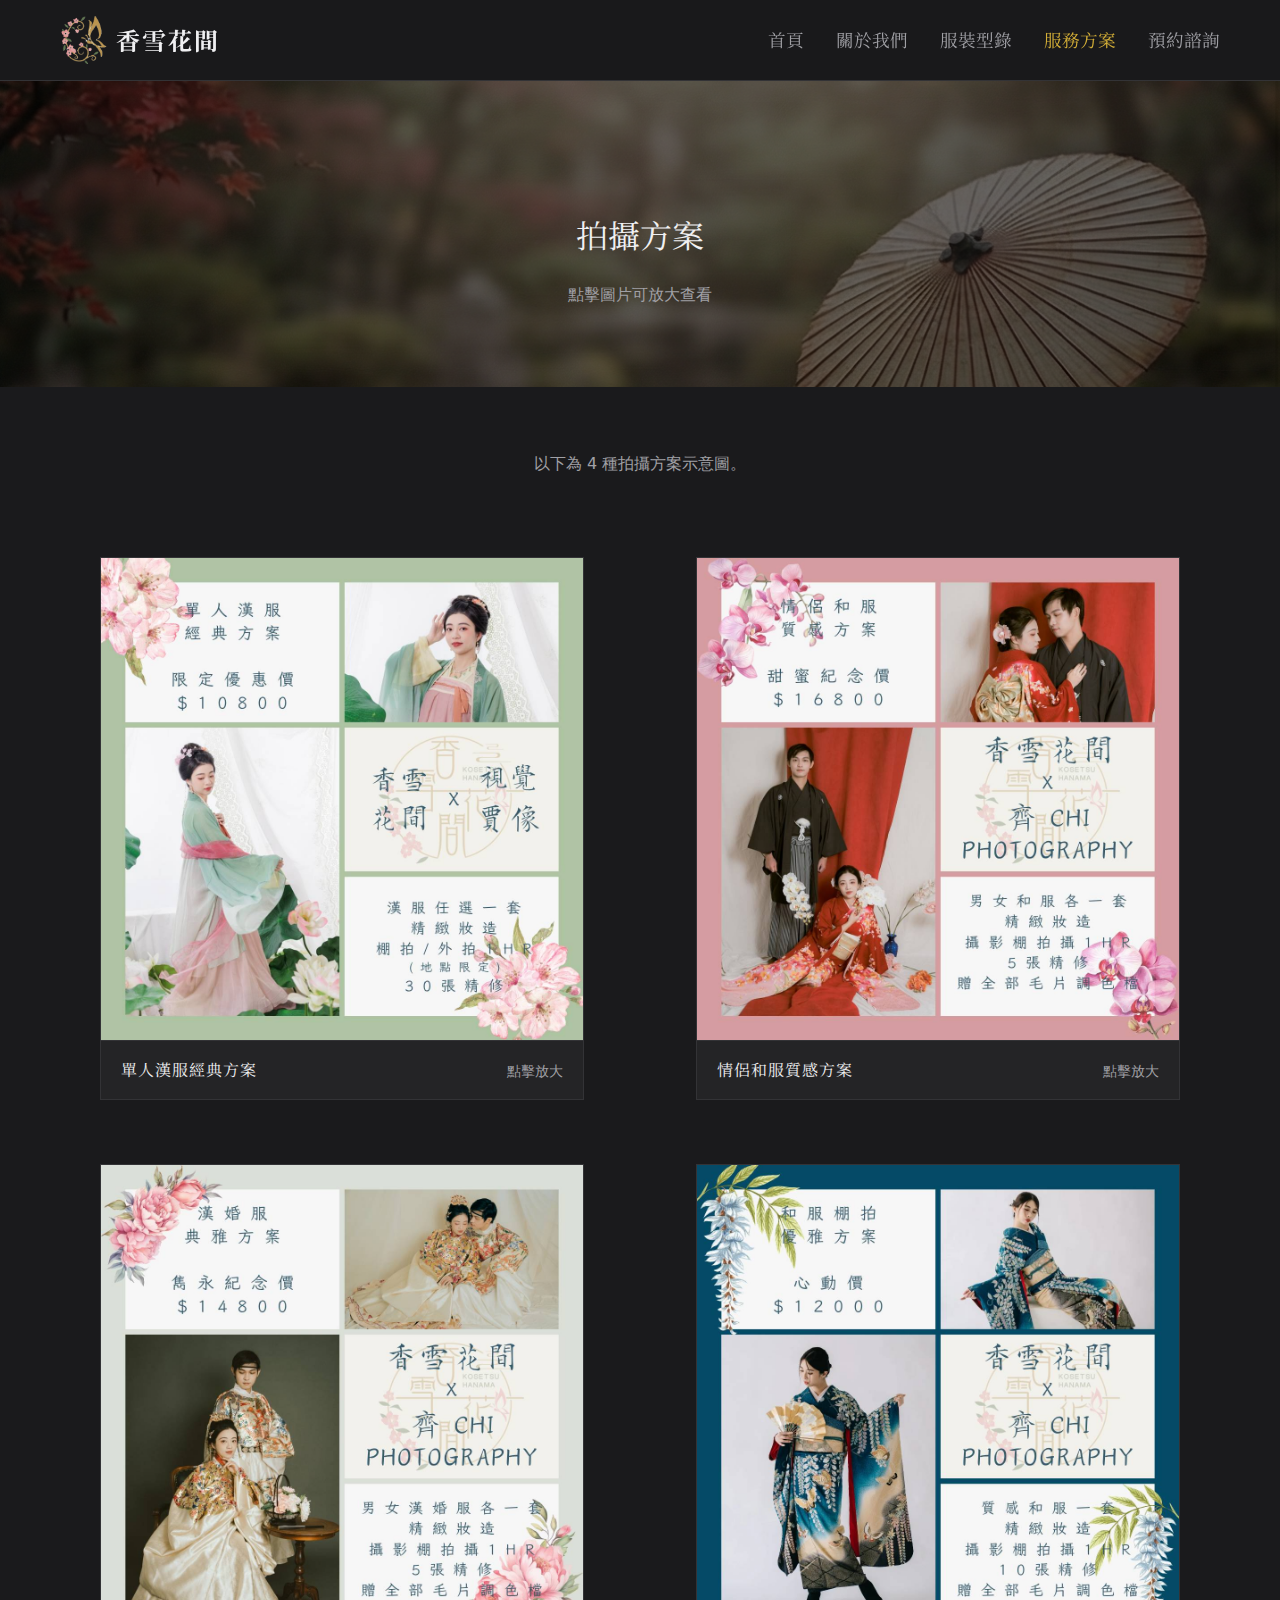
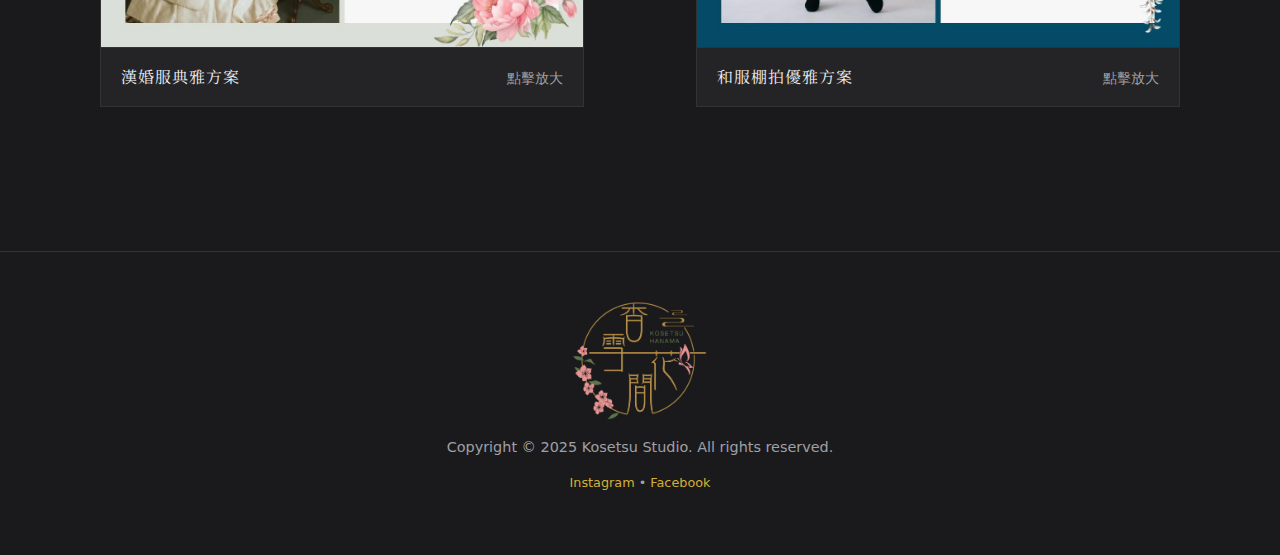
<file: services.html>
<!DOCTYPE html>
<html lang="zh-Hant">

<head>
  <meta charset="UTF-8">
  <meta name="viewport" content="width=device-width, initial-scale=1.0">
  <title>拍攝方案 | 香雪花間</title>
  <link href="https://fonts.googleapis.com/css2?family=Noto+Serif+SC:wght@300;500;700&display=swap" rel="stylesheet">
  <link rel="stylesheet" href="css/style.css">
  <style>
    .page-header {
      background: linear-gradient(rgba(0, 0, 0, 0.6), rgba(0, 0, 0, 0.6)), url('img/bg02.png') center/cover;
      padding: 8rem 0 4rem;
      text-align: center;
    }

    .page-intro {
      padding: 3rem 0 1rem;
      color: var(--text-muted);
      text-align: center;
    }

    .plan-grid {
      display: grid;
      grid-template-columns: repeat(2, minmax(0, 1fr));
      gap: 2rem;
      padding: 2rem 0 4rem;
    }

    .plan-card {
      background: var(--bg-secondary);
      border: 1px solid var(--border);
      overflow: hidden;
      transition: transform 0.2s ease, border-color 0.2s ease;
    }

    .plan-card:hover {
      border-color: var(--accent);
      transform: translateY(-2px);
    }

    .plan-card a {
      display: block;
      color: inherit;
    }

    .plan-card img {
      width: 100%;
      height: auto;
    }

    .plan-card figcaption {
      padding: 1rem 1.25rem;
      border-top: 1px solid var(--border);
      display: flex;
      align-items: baseline;
      justify-content: space-between;
      gap: 1rem;
    }

    .plan-name {
      font-family: var(--font-serif);
      color: var(--text);
      letter-spacing: 1px;
    }

    .plan-hint {
      font-size: 0.9rem;
      color: var(--text-muted);
      white-space: nowrap;
    }

    @media (max-width: 820px) {
      .plan-grid {
        grid-template-columns: 1fr;
      }
    }
  </style>
</head>

<body>

  <header class="page-header">
    <div class="container">
      <h1>拍攝方案</h1>
      <p style="color:var(--text-muted);">點擊圖片可放大查看</p>
    </div>
  </header>

  <div class="container">
    <p class="page-intro">以下為 4 種拍攝方案示意圖。</p>

    <section class="plan-grid" aria-label="拍攝方案列表">
      <figure class="plan-card">
        <a href="img/plan1.jpg" target="_blank" rel="noopener">
          <img src="img/plan1.jpg" alt="單人漢服經典方案" loading="lazy">
        </a>
        <figcaption>
          <span class="plan-name">單人漢服經典方案</span>
          <span class="plan-hint">點擊放大</span>
        </figcaption>
      </figure>

      <figure class="plan-card">
        <a href="img/plan2.jpg" target="_blank" rel="noopener">
          <img src="img/plan2.jpg" alt="情侶和服質感方案" loading="lazy">
        </a>
        <figcaption>
          <span class="plan-name">情侶和服質感方案</span>
          <span class="plan-hint">點擊放大</span>
        </figcaption>
      </figure>

      <figure class="plan-card">
        <a href="img/plan3.jpg" target="_blank" rel="noopener">
          <img src="img/plan3.jpg" alt="漢婚服典雅方案" loading="lazy">
        </a>
        <figcaption>
          <span class="plan-name">漢婚服典雅方案</span>
          <span class="plan-hint">點擊放大</span>
        </figcaption>
      </figure>

      <figure class="plan-card">
        <a href="img/plan4.jpg" target="_blank" rel="noopener">
          <img src="img/plan4.jpg" alt="和服棚拍優雅方案" loading="lazy">
        </a>
        <figcaption>
          <span class="plan-name">和服棚拍優雅方案</span>
          <span class="plan-hint">點擊放大</span>
        </figcaption>
      </figure>
    </section>
  </div>

  <script src="js/main.js"></script>
</body>

</html>
</file>
<file: css/style.css>
:root {
  /* Chinese Ancient Style / Dark Ink Theme */
  --bg: #1a1a1c;
  /* Ink Black */
  --bg-secondary: #242426;
  --text: #f0f0f2;
  /* Silver White */
  --text-muted: #a0a0a5;
  --primary: #8b0000;
  /* Cinnabar Red */
  --accent: #d4af37;
  /* Gold */
  --border: #333336;

  --font-serif: "Songti SC", "Noto Serif SC", serif;
  --font-sans: "Songti SC", system-ui, -apple-system, sans-serif;
}

*,
*::before,
*::after {
  box-sizing: border-box;
}

body {
  margin: 0;
  background-color: var(--bg);
  color: var(--text);
  font-family: var(--font-sans);
  line-height: 1.6;
}

h1,
h2,
h3,
h4,
h5,
h6 {
  font-family: var(--font-serif);
  font-weight: normal;
  color: var(--text);
  margin-top: 0;
}

a {
  color: var(--accent);
  text-decoration: none;
  transition: color 0.2s;
}

a:hover {
  color: #fff;
}

img {
  max-width: 100%;
  display: block;
}

/* Utils */
.container {
  max-width: 1200px;
  margin: 0 auto;
  padding: 0 20px;
}

.text-center {
  text-align: center;
}

.mt-1 {
  margin-top: 1rem;
}

.mt-2 {
  margin-top: 2rem;
}

.mt-4 {
  margin-top: 4rem;
}

/* Navigation */
.navbar {
  position: sticky;
  top: 0;
  z-index: 100;
  background: rgba(26, 26, 28, 0.9);
  backdrop-filter: blur(10px);
  border-bottom: 1px solid var(--border);
  padding: 1rem 0;
}

.nav-inner {
  display: flex;
  align-items: center;
  justify-content: space-between;
}

.brand {
  display: flex;
  align-items: center;
  gap: 0.5rem;
  font-family: var(--font-serif);
  font-size: 1.5rem;
  font-weight: bold;
  letter-spacing: 2px;
  color: var(--text);
}

.logo-small {
  height: 48px;
  width: auto;
  object-fit: contain;
}

.logo-full {
  height: 80px;
  width: auto;
  object-fit: contain;
}

.nav-links {
  display: flex;
  gap: 2rem;
}

.nav-links a {
  font-family: var(--font-serif);
  font-size: 1.1rem;
  color: var(--text-muted);
}

.nav-links a.active,
.nav-links a:hover {
  color: var(--accent);
}

/* Footer */
footer {
  border-top: 1px solid var(--border);
  margin-top: 4rem;
  padding: 3rem 0;
  text-align: center;
  color: var(--text-muted);
  font-size: 0.9rem;
}

footer .brand {
  justify-content: center;
  margin-bottom: 1rem;
  font-size: 1.8rem;
}

/* Buttons */
.btn {
  display: inline-block;
  padding: 0.8rem 2rem;
  border: 1px solid var(--accent);
  color: var(--accent);
  font-family: var(--font-serif);
  letter-spacing: 2px;
  cursor: pointer;
  background: transparent;
  transition: all 0.3s;
}

.btn:hover {
  background: var(--accent);
  color: var(--bg);
}

.btn-primary {
  background: var(--primary);
  border-color: var(--primary);
  color: #fff;
}

.btn-primary:hover {
  background: #a00000;
  border-color: #a00000;
}
</file>
